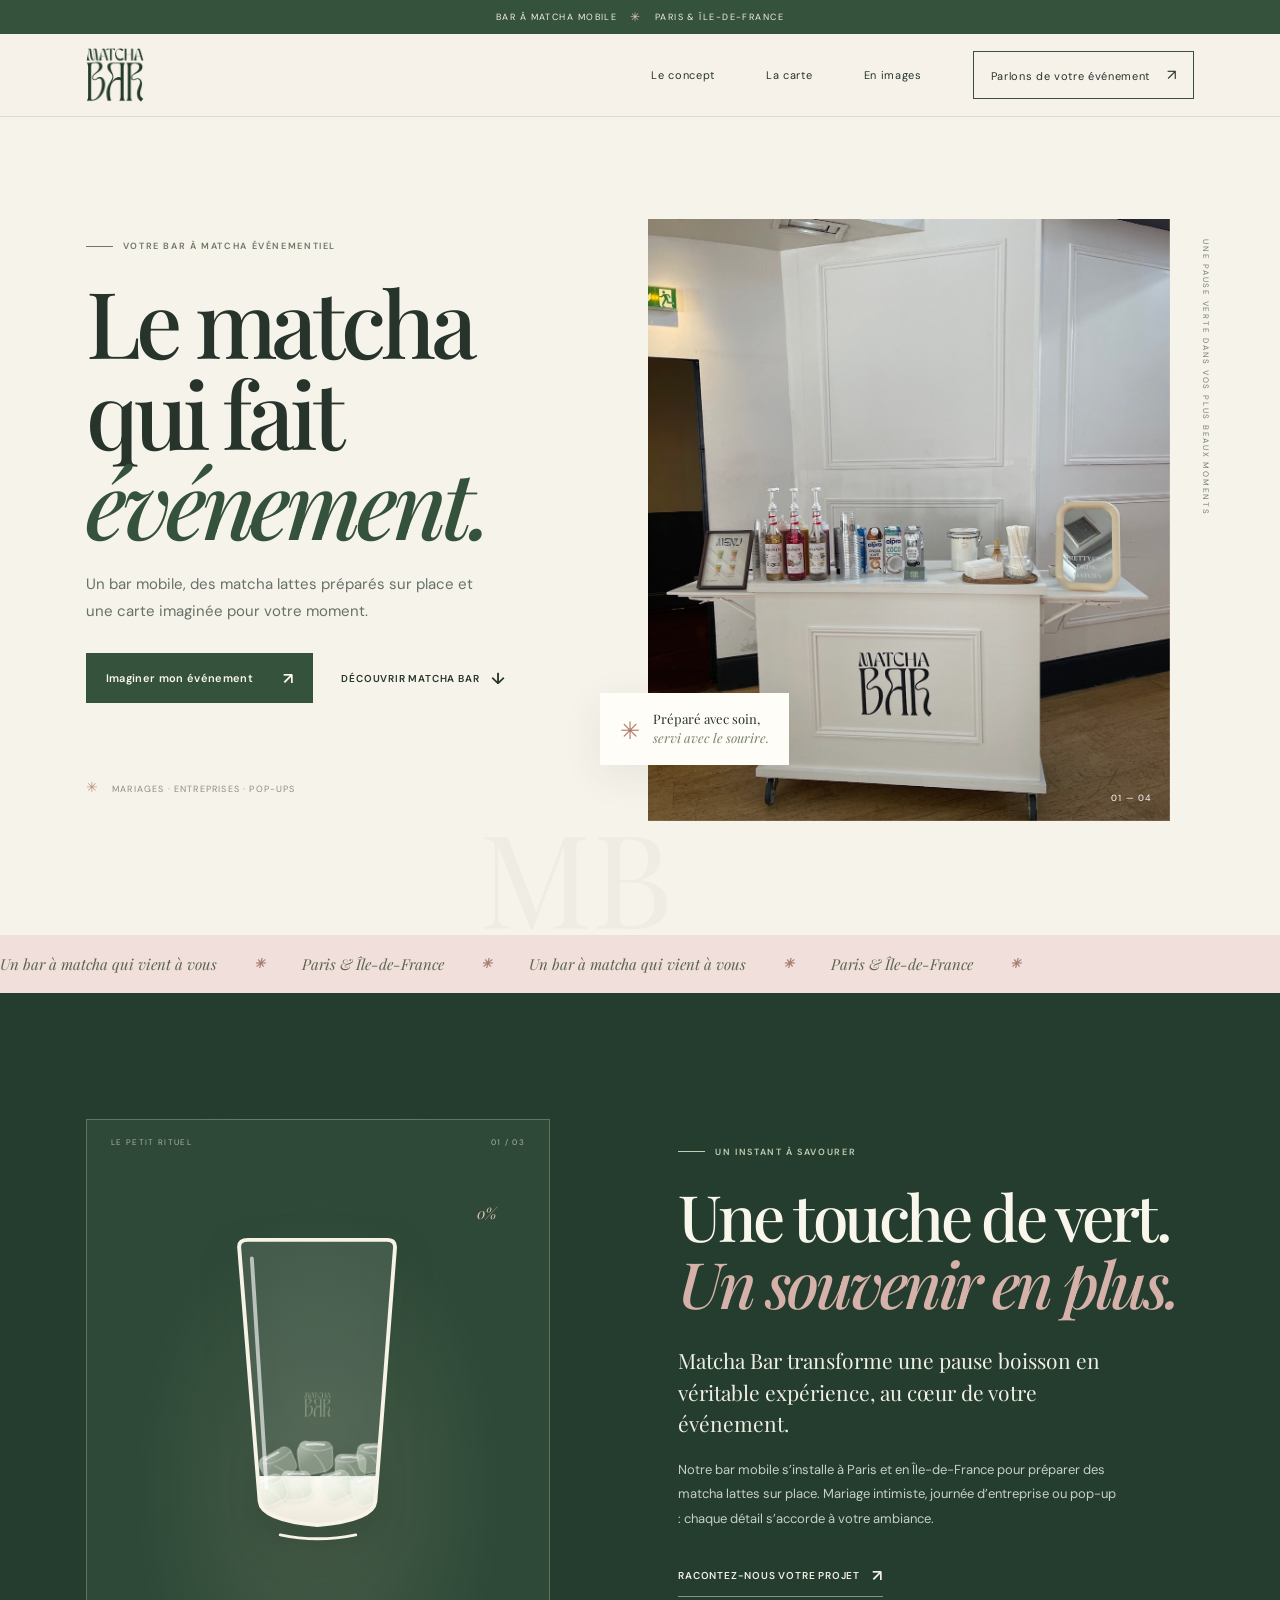
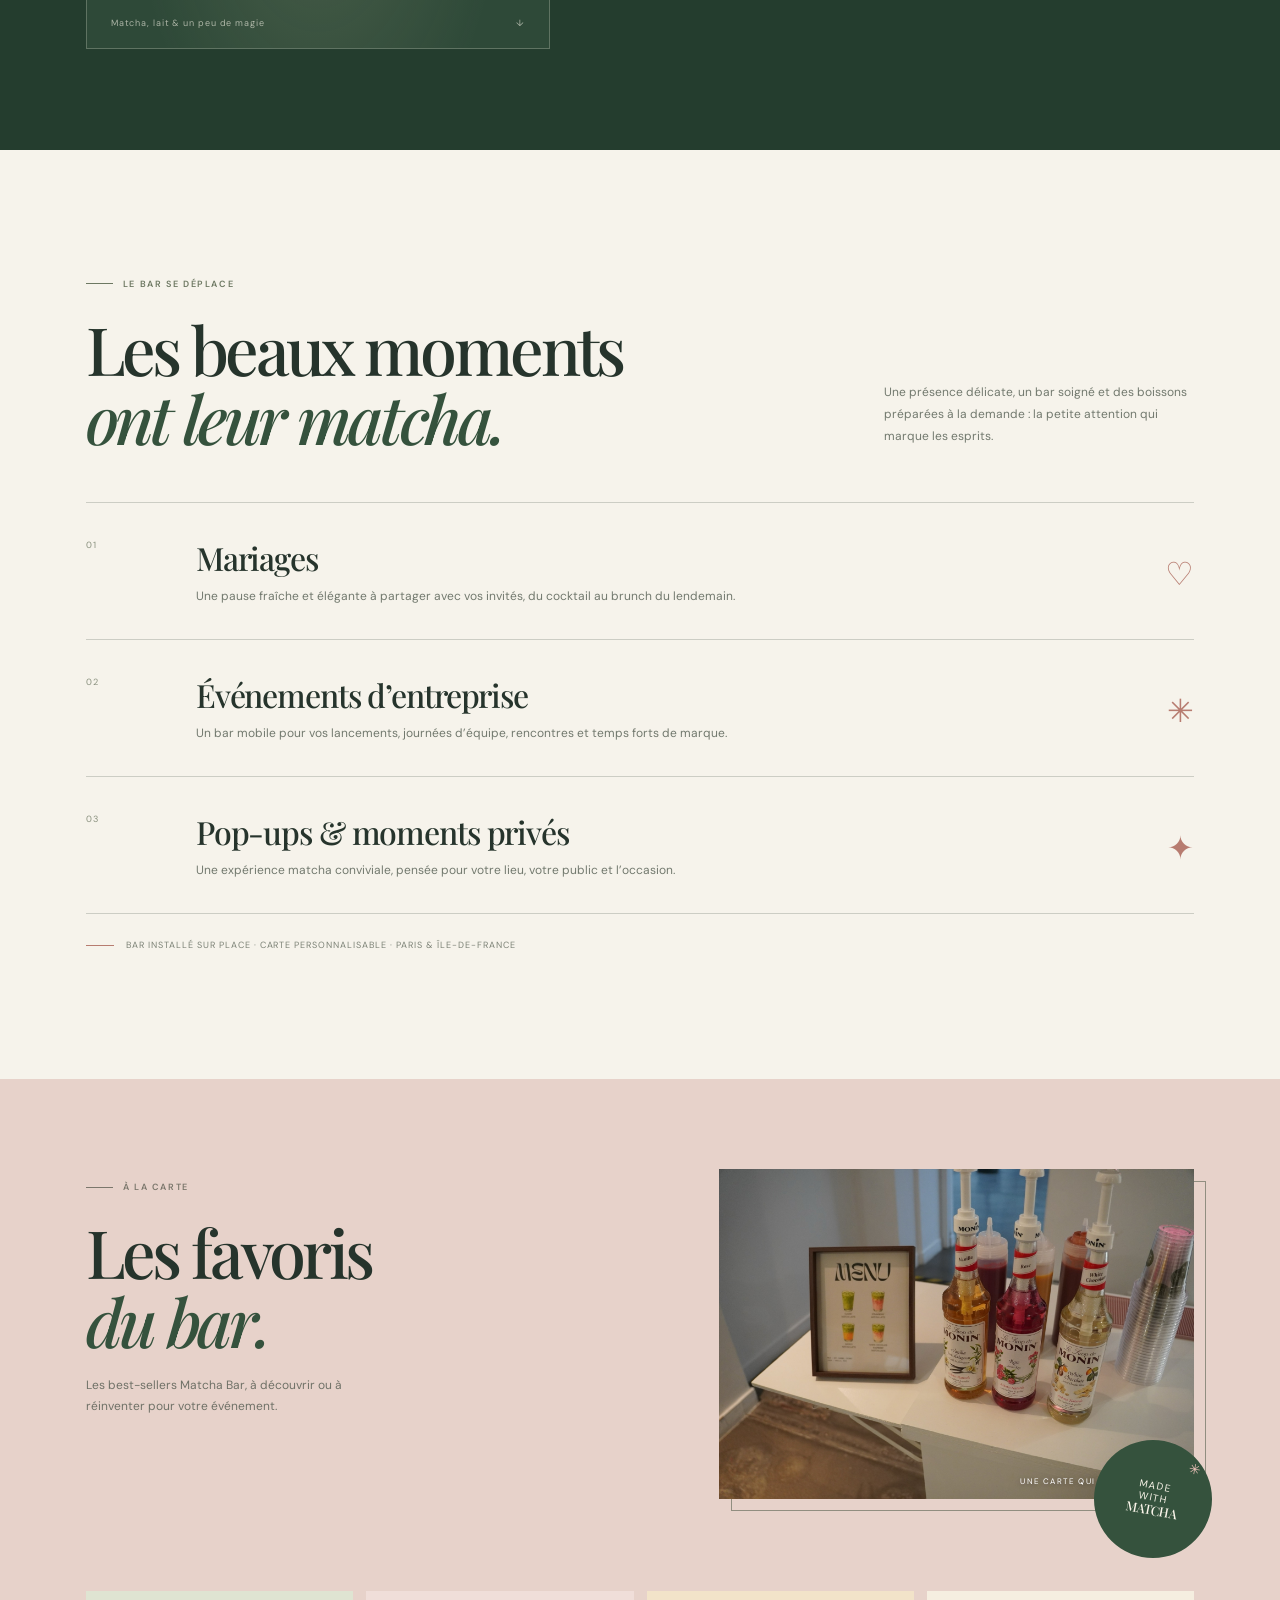
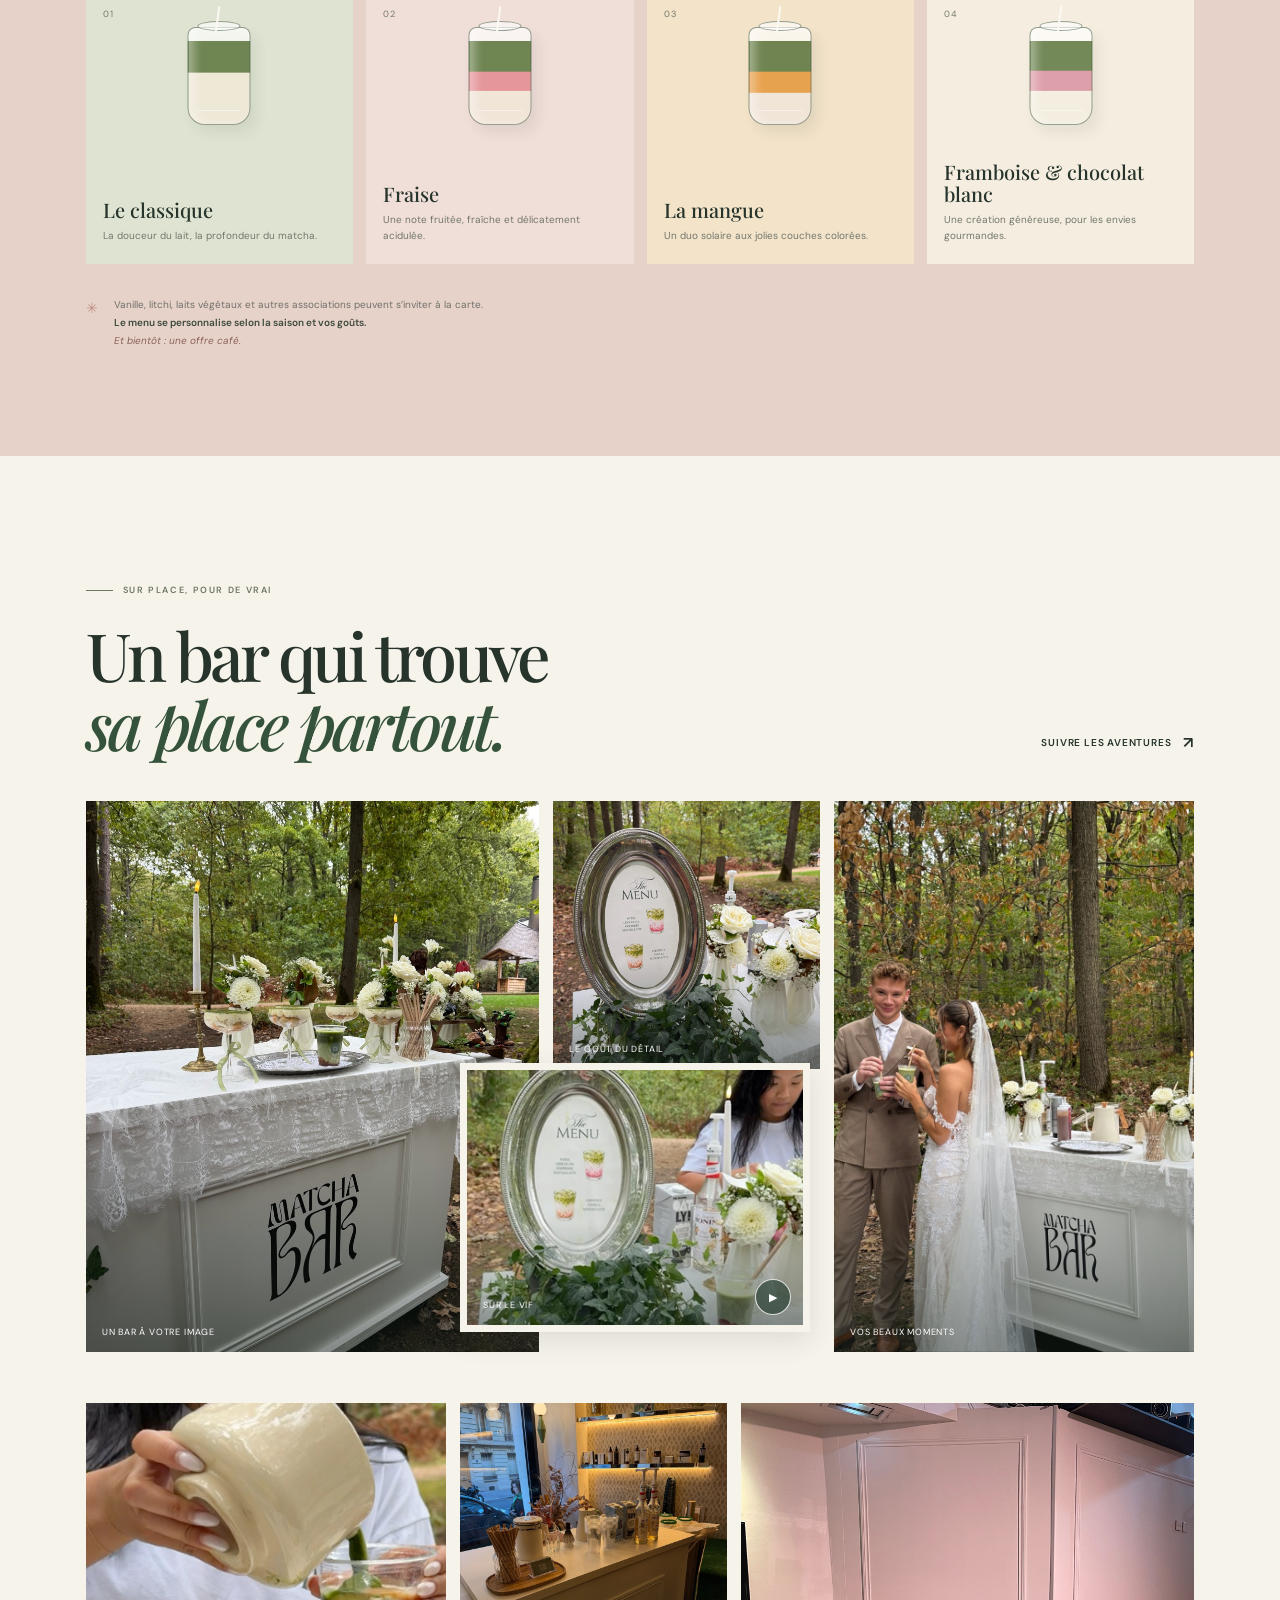
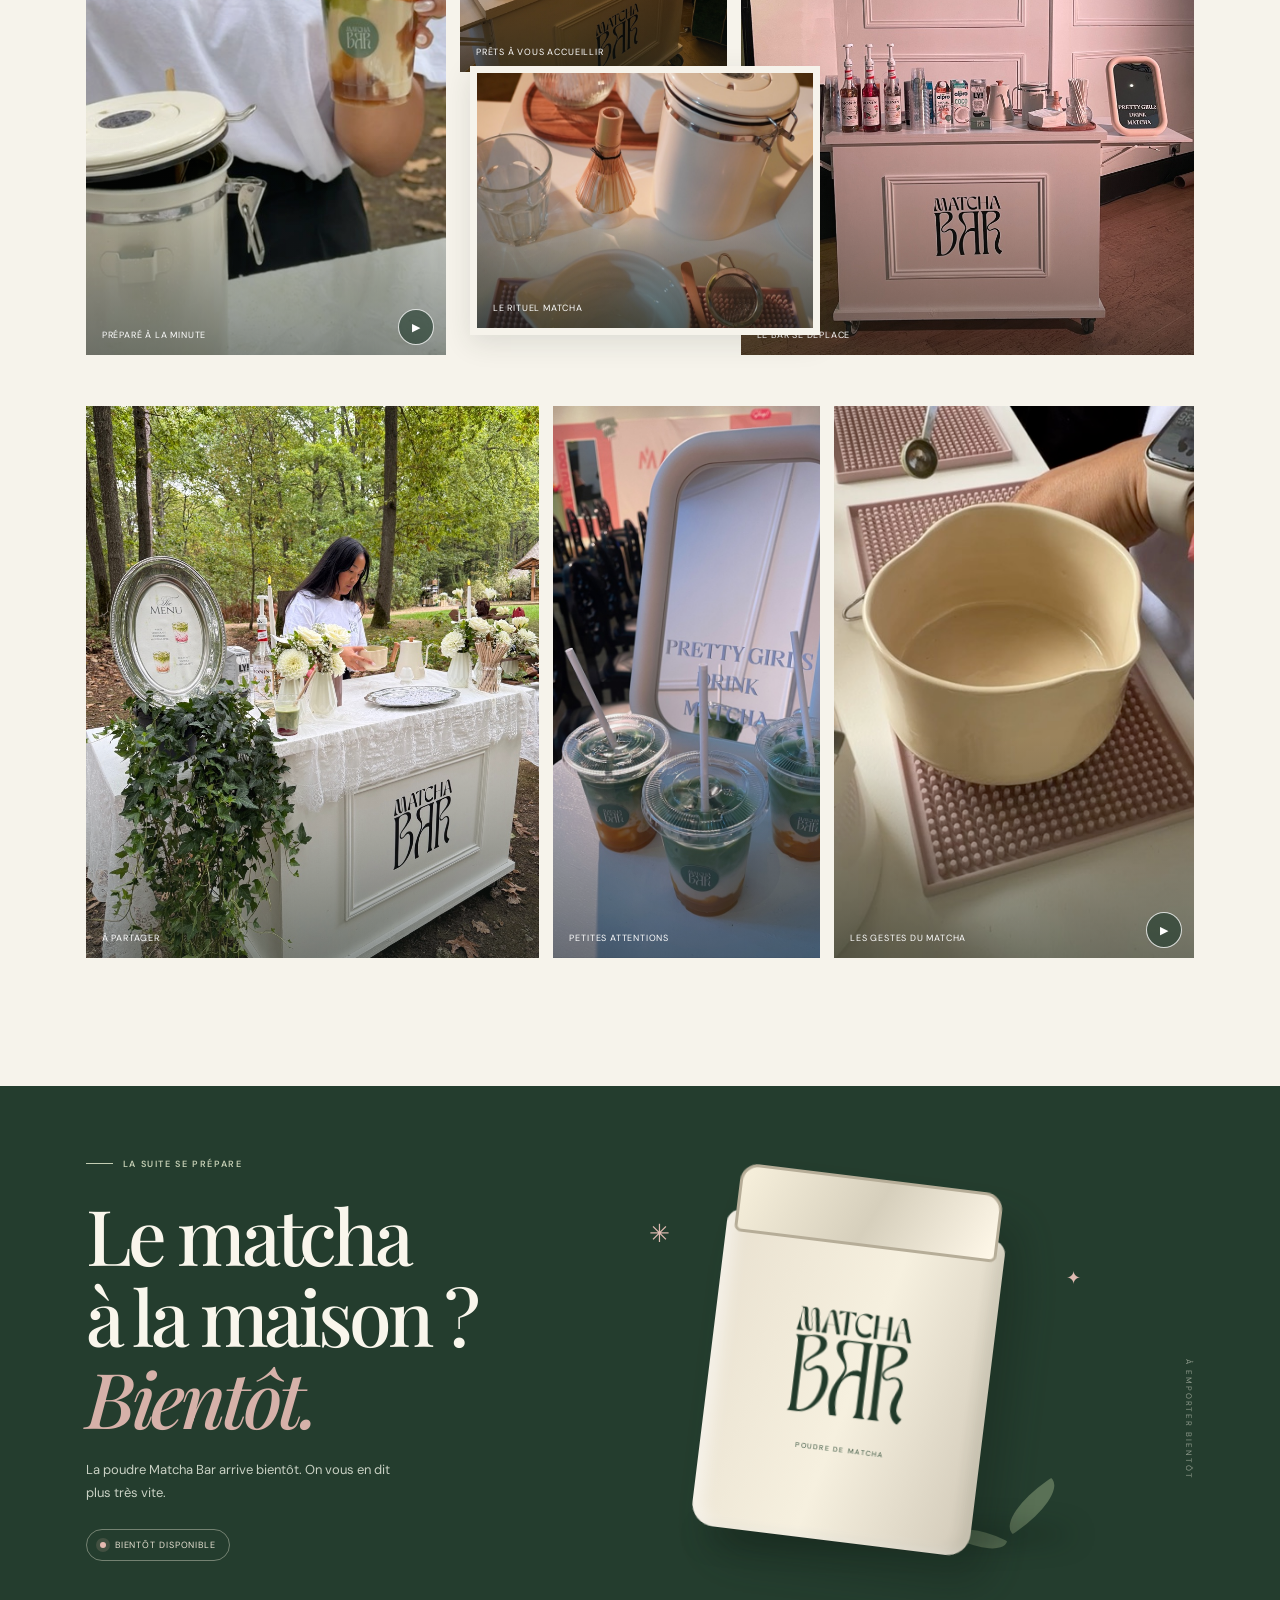
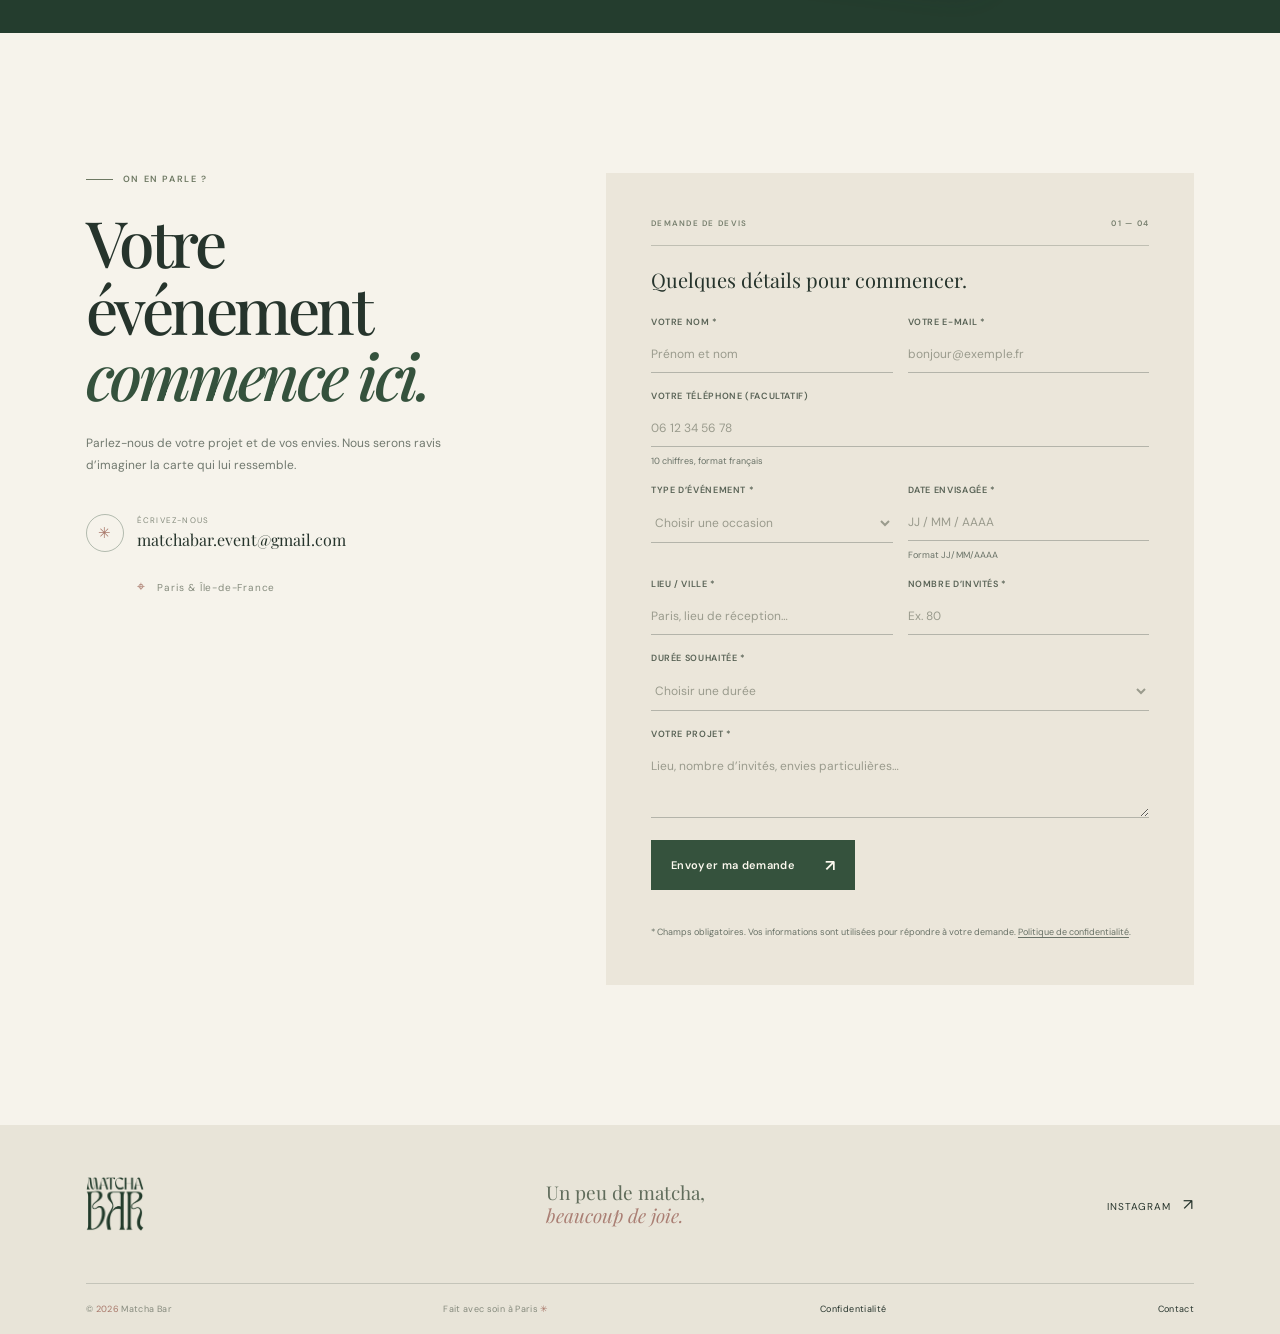
<file: index.html>
<!doctype html>
<html lang="fr">
  <head>
    <meta charset="utf-8" />
    <meta name="viewport" content="width=device-width, initial-scale=1" />
    <meta name="theme-color" content="#f6f3eb" />
    <meta name="description" content="Matcha Bar, bar à matcha mobile pour mariages, événements d’entreprise et pop-ups à Paris et en Île-de-France." />
    <title>Matcha Bar — Le matcha qui fait événement</title>
    <link rel="icon" type="image/png" href="assets/favicon.png" />
    <link rel="preconnect" href="https://fonts.googleapis.com" />
    <link rel="preconnect" href="https://fonts.gstatic.com" crossorigin />
    <link href="https://fonts.googleapis.com/css2?family=DM+Sans:wght@400;500;600;700&family=Playfair+Display:ital,wght@0,500;0,600;0,700;1,500;1,600&display=swap" rel="stylesheet" />
    <link rel="stylesheet" href="styles.css" />
    <script src="script.js" defer></script>
  </head>
  <body>
    <a class="skip-link" href="#contenu">Aller au contenu</a>
    <div class="topline"><span>Bar à matcha mobile</span><span class="topline-dot" aria-hidden="true">✳</span><span>Paris & Île-de-France</span></div>

    <header class="site-header" id="accueil">
      <a class="brand" href="#accueil" aria-label="Matcha Bar, accueil">
        <img class="brand-logo" src="assets/matcha-logo-small.png" alt="" width="480" height="447" />
      </a>
      <button class="menu-toggle" type="button" aria-expanded="false" aria-controls="main-nav" aria-label="Ouvrir le menu">
        <span></span><span></span>
      </button>
      <nav class="main-nav" id="main-nav" aria-label="Navigation principale">
        <a href="#concept">Le concept</a>
        <a href="#carte">La carte</a>
        <a href="#galerie">En images</a>
        <a class="nav-cta" href="#devis">Parlons de votre événement <span aria-hidden="true">↗</span></a>
      </nav>
    </header>

    <main id="contenu">
      <section class="hero section-wrap" aria-labelledby="hero-title">
        <div class="hero-copy">
          <p class="eyebrow"><span class="eyebrow-line"></span> Votre bar à matcha événementiel</p>
          <h1 id="hero-title">Le matcha<br />qui fait <em>événement.</em></h1>
          <p class="hero-intro">Un bar mobile, des matcha lattes préparés sur place et une carte imaginée pour votre moment.</p>
          <div class="hero-actions">
            <a class="button button-dark" href="#devis">Imaginer mon événement <span aria-hidden="true">↗</span></a>
            <a class="text-link" href="#concept">Découvrir Matcha Bar <span aria-hidden="true">↓</span></a>
          </div>
          <div class="hero-footnote"><span class="tiny-star" aria-hidden="true">✳</span> Mariages · Entreprises · Pop-ups</div>
        </div>
        <div class="hero-visual">
          <div class="hero-photo-frame">
            <img class="hero-photo" src="assets/event-bar.jpg" alt="Le bar mobile Matcha Bar installé pour un événement" fetchpriority="high" />
            <span class="photo-index">01 — 04</span>
          </div>
          <div class="floating-note"><span class="note-icon" aria-hidden="true">✳</span><span>Préparé avec soin,<br /><i>servi avec le sourire.</i></span></div>
          <div class="hero-side-label">UNE PAUSE VERTE DANS VOS PLUS BEAUX MOMENTS</div>
        </div>
        <div class="hero-bottom-mark" aria-hidden="true">MB</div>
      </section>

      <div class="ticker" aria-label="Matcha Bar se déplace pour vos événements">
        <div class="ticker-track"><span>Un bar à matcha qui vient à vous</span><b>✳</b><span>Paris & Île-de-France</span><b>✳</b><span>Un bar à matcha qui vient à vous</span><b>✳</b><span>Paris & Île-de-France</span><b>✳</b></div>
      </div>

      <section class="concept-section" id="concept" aria-labelledby="concept-title">
        <div class="concept-grid">
          <div class="pour-visual" aria-label="Illustration d’un matcha latte qui se remplit en faisant défiler la page">
            <div class="pour-caption"><span>LE PETIT RITUEL</span><span>01 / 03</span></div>
            <div class="cup-wrap">
              <svg class="latte-cup" viewBox="0 0 250 360" role="img" aria-labelledby="cup-title cup-desc">
                <title id="cup-title">Un verre de matcha latte</title>
                <desc id="cup-desc">Le matcha monte progressivement dans le verre pendant le défilement, avec des glaçons.</desc>
                <defs>
                  <clipPath id="glass-clip"><path d="M45 42 Q45 35 54 35 H196 Q205 35 204 44 L184 302 Q182 321 125 326 Q68 321 66 302 Z" /></clipPath>
                  <linearGradient id="matcha-gradient" x1="0" x2="0" y1="0" y2="1"><stop offset="0" stop-color="#4f702f" /><stop offset=".22" stop-color="#6c8c42" /><stop offset=".48" stop-color="#9aae68" /><stop offset=".72" stop-color="#d0d5b5" /><stop offset="1" stop-color="#f7f1e4" /></linearGradient>
                  <linearGradient id="milk-gradient" x1="0" x2="0" y1="0" y2="1"><stop offset="0" stop-color="#fffdf7" /><stop offset="1" stop-color="#e8e1cf" /></linearGradient>
                  <linearGradient id="ice-gradient" x1="0" x2="1" y1="0" y2="1"><stop offset="0" stop-color="#fff" stop-opacity=".88" /><stop offset=".48" stop-color="#e7f0dc" stop-opacity=".48" /><stop offset="1" stop-color="#b9c9ae" stop-opacity=".58" /></linearGradient>
                  <filter id="ice-shadow" x="-30%" y="-30%" width="160%" height="160%"><feDropShadow dx="1" dy="2" stdDeviation="2.5" flood-color="#263d2d" flood-opacity=".17" /></filter>
                </defs>
                <g clip-path="url(#glass-clip)">
                  <rect class="cup-milk" x="48" y="276" width="155" height="58" fill="url(#milk-gradient)" />
                  <rect class="cup-liquid" x="48" y="285" width="155" height="0" fill="url(#matcha-gradient)" />
                  <g class="ice-cluster">
                  <g class="ice-cube ice-one" filter="url(#ice-shadow)" transform="rotate(-10 86 139)">
                    <path d="M67 130 C67 126 71 123 75 124 L91 118 C95 116 100 119 101 123 L104 136 C105 140 102 143 98 145 L82 151 C77 153 72 150 71 146 L68 138 C67 135 66 133 67 130Z" fill="url(#ice-gradient)" fill-opacity=".7" stroke="#f9fff0" stroke-opacity=".32" stroke-width="1" />
                    <path d="M70 130 Q82 135 101 123 M82 135 Q90 140 96 148" fill="none" stroke="#fff" stroke-opacity=".28" stroke-width="1.2" stroke-linecap="round" />
                    <path d="M74 127 Q81 124 88 122" fill="none" stroke="#fff" stroke-opacity=".62" stroke-width="2" stroke-linecap="round" />
                  </g>
                  <g class="ice-cube ice-two" filter="url(#ice-shadow)" transform="rotate(7 123 128)">
                    <path d="M105 118 C105 114 109 111 114 112 L130 110 C135 109 139 113 139 117 L141 130 C142 135 138 138 134 140 L119 145 C114 147 110 144 108 140 L105 129 C104 125 103 121 105 118Z" fill="url(#ice-gradient)" fill-opacity=".7" stroke="#f9fff0" stroke-opacity=".36" stroke-width="1" />
                    <path d="M108 118 Q121 124 138 115 M121 124 Q130 130 135 141" fill="none" stroke="#fff" stroke-opacity=".3" stroke-width="1.2" stroke-linecap="round" />
                    <path d="M112 115 Q121 113 130 113" fill="none" stroke="#fff" stroke-opacity=".65" stroke-width="2" stroke-linecap="round" />
                  </g>
                  <g class="ice-cube ice-three" filter="url(#ice-shadow)" transform="rotate(-6 159 139)">
                    <path d="M144 130 C143 126 147 122 152 123 L167 125 C172 125 176 129 175 133 L173 145 C172 150 168 153 163 152 L149 149 C145 148 142 144 143 140Z" fill="url(#ice-gradient)" fill-opacity=".68" stroke="#f9fff0" stroke-opacity=".33" stroke-width="1" />
                    <path d="M146 129 Q157 134 174 129 M157 134 Q164 141 164 151" fill="none" stroke="#fff" stroke-opacity=".28" stroke-width="1.2" stroke-linecap="round" />
                    <path d="M151 126 Q160 126 167 128" fill="none" stroke="#fff" stroke-opacity=".6" stroke-width="2" stroke-linecap="round" />
                  </g>
                  <g class="ice-cube ice-four" filter="url(#ice-shadow)" transform="rotate(8 102 157)">
                    <path d="M87 148 C87 144 91 141 95 142 L108 140 C113 139 117 143 117 147 L120 158 C121 162 118 165 114 167 L101 171 C96 172 92 170 91 166 L88 157 C87 154 86 151 87 148Z" fill="url(#ice-gradient)" fill-opacity=".7" stroke="#f9fff0" stroke-opacity=".32" stroke-width="1" />
                    <path d="M90 148 Q101 153 116 145 M101 153 Q109 158 113 168" fill="none" stroke="#fff" stroke-opacity=".28" stroke-width="1.2" stroke-linecap="round" />
                    <path d="M94 145 Q101 143 109 143" fill="none" stroke="#fff" stroke-opacity=".62" stroke-width="2" stroke-linecap="round" />
                  </g>
                  <g class="ice-cube ice-five" filter="url(#ice-shadow)" transform="rotate(-8 143 157)">
                    <path d="M128 149 C127 145 131 142 135 143 L149 141 C154 140 158 144 159 148 L161 159 C162 164 159 167 155 168 L142 172 C137 173 133 170 132 166 L129 158 C128 154 127 151 128 149Z" fill="url(#ice-gradient)" fill-opacity=".68" stroke="#f9fff0" stroke-opacity=".33" stroke-width="1" />
                    <path d="M131 149 Q142 154 158 147 M142 154 Q150 159 154 169" fill="none" stroke="#fff" stroke-opacity=".28" stroke-width="1.2" stroke-linecap="round" />
                    <path d="M135 146 Q142 144 150 144" fill="none" stroke="#fff" stroke-opacity=".6" stroke-width="2" stroke-linecap="round" />
                  </g>
                  <g class="ice-cube ice-six" filter="url(#ice-shadow)" transform="rotate(-9 77 163)">
                    <path d="M62 154 C61 150 65 147 69 147 L82 145 C87 144 91 147 92 152 L94 163 C95 167 92 171 88 172 L75 176 C70 177 66 174 65 170 L62 161 C61 158 61 156 62 154Z" fill="url(#ice-gradient)" fill-opacity=".7" stroke="#f9fff0" stroke-opacity=".32" stroke-width="1" />
                    <path d="M65 154 Q76 159 91 151 M76 159 Q84 164 87 173" fill="none" stroke="#fff" stroke-opacity=".28" stroke-width="1.2" stroke-linecap="round" />
                    <path d="M69 151 Q76 148 83 148" fill="none" stroke="#fff" stroke-opacity=".62" stroke-width="2" stroke-linecap="round" />
                  </g>
                  <g class="ice-cube ice-seven" filter="url(#ice-shadow)" transform="rotate(7 179 130)">
                    <path d="M165 121 C164 117 168 114 172 114 L185 112 C190 111 194 114 195 119 L197 130 C198 134 195 138 191 139 L178 143 C173 144 169 141 168 137 L165 128 C164 125 164 123 165 121Z" fill="url(#ice-gradient)" fill-opacity=".68" stroke="#f9fff0" stroke-opacity=".33" stroke-width="1" />
                    <path d="M168 121 Q179 126 194 118 M179 126 Q187 131 190 140" fill="none" stroke="#fff" stroke-opacity=".28" stroke-width="1.2" stroke-linecap="round" />
                    <path d="M172 118 Q179 115 186 115" fill="none" stroke="#fff" stroke-opacity=".6" stroke-width="2" stroke-linecap="round" />
                  </g>
                  <g class="ice-cube ice-eight" filter="url(#ice-shadow)" transform="rotate(-7 175 163)">
                    <path d="M160 154 C159 150 163 147 167 147 L180 145 C185 144 189 147 190 152 L192 163 C193 167 190 171 186 172 L173 176 C168 177 164 174 163 170 L160 161 C159 158 159 156 160 154Z" fill="url(#ice-gradient)" fill-opacity=".7" stroke="#f9fff0" stroke-opacity=".32" stroke-width="1" />
                    <path d="M163 154 Q174 159 189 151 M174 159 Q182 164 185 173" fill="none" stroke="#fff" stroke-opacity=".28" stroke-width="1.2" stroke-linecap="round" />
                    <path d="M167 151 Q174 148 181 148" fill="none" stroke="#fff" stroke-opacity=".62" stroke-width="2" stroke-linecap="round" />
                  </g>
                  </g>
                  <path class="liquid-glint" d="M52 292 Q124 281 198 295" fill="none" stroke="#e8efcf" stroke-width="2" opacity="0" />
                </g>
                <path d="M45 42 Q45 35 54 35 H196 Q205 35 204 44 L184 302 Q182 321 125 326 Q68 321 66 302 Z" fill="rgba(255,255,255,.10)" stroke="#f7f3e7" stroke-width="4" />
                <path d="M58 54 L73 288" fill="none" stroke="rgba(255,255,255,.62)" stroke-width="4" stroke-linecap="round" />
                <path d="M87 336 Q125 344 164 336" fill="none" stroke="#f7f3e7" stroke-width="3" stroke-linecap="round" />
              </svg>
              <span class="cup-label" aria-hidden="true"></span>
              <span class="fill-number" aria-hidden="true">00%</span>
            </div>
            <div class="pour-bottom"><span>Matcha, lait & un peu de magie</span><span aria-hidden="true">↓</span></div>
          </div>
          <div class="concept-copy">
            <p class="eyebrow eyebrow-light"><span class="eyebrow-line"></span> Un instant à savourer</p>
            <h2 id="concept-title">Une touche de vert.<br /><em>Un souvenir en plus.</em></h2>
            <p class="concept-lead">Matcha Bar transforme une pause boisson en véritable expérience, au cœur de votre événement.</p>
            <p>Notre bar mobile s’installe à Paris et en Île-de-France pour préparer des matcha lattes sur place. Mariage intimiste, journée d’entreprise ou pop-up : chaque détail s’accorde à votre ambiance.</p>
            <a class="light-link" href="#devis">Racontez-nous votre projet <span aria-hidden="true">↗</span></a>
          </div>
        </div>
      </section>

      <section class="services section-wrap" aria-labelledby="services-title">
        <div class="section-heading">
          <div><p class="eyebrow"><span class="eyebrow-line"></span> Le bar se déplace</p><h2 id="services-title">Les beaux moments<br /><em>ont leur matcha.</em></h2></div>
          <p class="section-aside">Une présence délicate, un bar soigné et des boissons préparées à la demande : la petite attention qui marque les esprits.</p>
        </div>
        <div class="service-list">
          <article class="service-item"><span class="service-number">01</span><div><h3>Mariages</h3><p>Une pause fraîche et élégante à partager avec vos invités, du cocktail au brunch du lendemain.</p></div><span class="service-symbol" aria-hidden="true">♡</span></article>
          <article class="service-item"><span class="service-number">02</span><div><h3>Événements d’entreprise</h3><p>Un bar mobile pour vos lancements, journées d’équipe, rencontres et temps forts de marque.</p></div><span class="service-symbol" aria-hidden="true">✳</span></article>
          <article class="service-item"><span class="service-number">03</span><div><h3>Pop-ups & moments privés</h3><p>Une expérience matcha conviviale, pensée pour votre lieu, votre public et l’occasion.</p></div><span class="service-symbol" aria-hidden="true">✦</span></article>
        </div>
        <div class="service-note"><span class="note-dash"></span> Bar installé sur place · Carte personnalisable · Paris & Île-de-France</div>
      </section>

      <section class="menu-section" id="carte" aria-labelledby="menu-title">
        <div class="menu-top section-wrap">
          <div class="menu-heading"><p class="eyebrow"><span class="eyebrow-line"></span> À la carte</p><h2 id="menu-title">Les favoris<br /><em>du bar.</em></h2><p>Les best-sellers Matcha Bar, à découvrir ou à réinventer pour votre événement.</p></div>
          <figure class="menu-photo"><img src="assets/menu-setup.jpg" alt="La carte des boissons Matcha Bar et ses sirops" /><figcaption>Une carte qui suit vos envies</figcaption></figure>
          <div class="menu-stamp" aria-hidden="true"><span>MADE<br />WITH<br /><b>MATCHA</b></span><i>✳</i></div>
        </div>
        <div class="menu-cards section-wrap">
          <article class="drink-card drink-card-green"><span class="drink-no">01</span><span class="drink-art art-classic" aria-hidden="true"><i></i></span><div><h3>Le classique</h3><p>La douceur du lait, la profondeur du matcha.</p></div></article>
          <article class="drink-card drink-card-pink"><span class="drink-no">02</span><span class="drink-art art-strawberry" aria-hidden="true"><i></i></span><div><h3>Fraise</h3><p>Une note fruitée, fraîche et délicatement acidulée.</p></div></article>
          <article class="drink-card drink-card-orange"><span class="drink-no">03</span><span class="drink-art art-mango" aria-hidden="true"><i></i></span><div><h3>La mangue</h3><p>Un duo solaire aux jolies couches colorées.</p></div></article>
          <article class="drink-card drink-card-cream"><span class="drink-no">04</span><span class="drink-art art-raspberry" aria-hidden="true"><i></i></span><div><h3>Framboise & chocolat blanc</h3><p>Une création généreuse, pour les envies gourmandes.</p></div></article>
          <div class="menu-footnote"><span class="tiny-star" aria-hidden="true">✳</span><p>Vanille, litchi, laits végétaux et autres associations peuvent s’inviter à la carte.<br /><b>Le menu se personnalise selon la saison et vos goûts.</b><br /><span class="coffee-coming">Et bientôt : une offre café.</span></p></div>
        </div>
      </section>

      <section class="gallery-section section-wrap" id="galerie" aria-labelledby="gallery-title">
        <div class="gallery-heading"><div><p class="eyebrow"><span class="eyebrow-line"></span> Sur place, pour de vrai</p><h2 id="gallery-title">Un bar qui trouve<br /><em>sa place partout.</em></h2></div><a class="text-link" href="https://www.instagram.com/matchabar.event/" target="_blank" rel="noreferrer">Suivre les aventures <span aria-hidden="true">↗</span></a></div>
        <div class="gallery-collage">
          <div class="gallery-spread">
            <figure class="gallery-photo gallery-main"><img src="assets/gallery-img_0262.jpg" alt="Le bar Matcha Bar décoré de fleurs dans un jardin" loading="lazy" /><figcaption>Un bar à votre image</figcaption></figure>
            <figure class="gallery-photo gallery-detail"><img src="assets/gallery-img_0207.jpg" alt="La carte des matcha lattes entourée de fleurs" loading="lazy" /><figcaption>Le goût du détail</figcaption></figure>
            <figure class="gallery-photo gallery-side"><img src="assets/gallery-img_2739.jpg" alt="Un couple de mariés partage un matcha près du bar" loading="lazy" /><figcaption>Vos beaux moments</figcaption></figure>
            <figure class="gallery-photo gallery-overlap gallery-video"><video src="assets/gallery-video-0235.mp4" poster="assets/gallery-video-0235.jpg" muted loop playsinline preload="none" aria-label="Le bar à matcha installé dans un jardin"></video><figcaption>Sur le vif</figcaption><button class="video-toggle" type="button" hidden aria-label="Lire la vidéo du bar dans le jardin">▶</button></figure>
          </div>
          <div class="gallery-spread gallery-spread-reverse">
            <figure class="gallery-photo gallery-main"><img src="assets/gallery-img_1793.jpg" alt="Le bar Matcha Bar installé pour un événement en intérieur" loading="lazy" /><figcaption>Le bar se déplace</figcaption></figure>
            <figure class="gallery-photo gallery-detail"><img src="assets/gallery-img_1326.jpg" alt="Le bar et ses sirops prêts pour un événement" loading="lazy" /><figcaption>Prêts à vous accueillir</figcaption></figure>
            <figure class="gallery-photo gallery-side gallery-video"><video src="assets/gallery-video-0244.mp4" poster="assets/gallery-video-0244.jpg" muted loop playsinline preload="none" aria-label="Préparation d’un matcha latte"></video><figcaption>Préparé à la minute</figcaption><button class="video-toggle" type="button" hidden aria-label="Lire la vidéo de préparation du matcha latte">▶</button></figure>
            <figure class="gallery-photo gallery-overlap"><img src="assets/gallery-dsc02750.jpg" alt="Les accessoires pour préparer le matcha" loading="lazy" /><figcaption>Le rituel matcha</figcaption></figure>
          </div>
          <div class="gallery-spread gallery-spread-last">
            <figure class="gallery-photo gallery-main"><img src="assets/gallery-img_2749.jpg" alt="Préparation au bar Matcha Bar dans un jardin" loading="lazy" /><figcaption>À partager</figcaption></figure>
            <figure class="gallery-photo gallery-detail"><img src="assets/gallery-img_1812.jpg" alt="Trois matcha lattes devant un miroir lors d’un événement" loading="lazy" /><figcaption>Petites attentions</figcaption></figure>
            <figure class="gallery-photo gallery-side gallery-video"><video src="assets/gallery-video-7782.mp4" poster="assets/gallery-video-7782.jpg" muted loop playsinline preload="none" aria-label="Les gestes de préparation du matcha"></video><figcaption>Les gestes du matcha</figcaption><button class="video-toggle" type="button" hidden aria-label="Lire la vidéo des gestes du matcha">▶</button></figure>
          </div>
        </div>
      </section>

      <section class="coming-section" aria-labelledby="coming-title">
        <div class="coming-inner section-wrap">
          <div class="coming-copy"><p class="eyebrow eyebrow-light"><span class="eyebrow-line"></span> La suite se prépare</p><h2 id="coming-title">Le matcha<br />à la maison ?<br /><em>Bientôt.</em></h2><p>La poudre Matcha Bar arrive bientôt. On vous en dit plus très vite.</p><span class="coming-tag"><span class="coming-dot"></span> Bientôt disponible</span></div>
          <div class="powder-art" aria-hidden="true"><span class="powder-spark spark-a">✳</span><span class="powder-spark spark-b">✦</span><div class="powder-tin"><div class="tin-lid"></div><div class="tin-body"><img class="tin-logo" src="assets/matcha-logo-small.png" alt="" /><i>POUDRE DE MATCHA</i></div></div><span class="powder-leaf leaf-one"></span><span class="powder-leaf leaf-two"></span><span class="powder-shadow"></span></div>
          <span class="coming-side">À EMPORTER BIENTÔT</span>
        </div>
      </section>

      <section class="quote-section section-wrap" id="devis" aria-labelledby="quote-title">
        <div class="quote-intro"><p class="eyebrow"><span class="eyebrow-line"></span> On en parle ?</p><h2 id="quote-title">Votre événement<br /><em>commence ici.</em></h2><p>Parlez-nous de votre projet et de vos envies. Nous serons ravis d’imaginer la carte qui lui ressemble.</p><div class="contact-card"><span class="contact-icon" aria-hidden="true">✳</span><div><small>Écrivez-nous</small><a href="mailto:matchabar.event@gmail.com">matchabar.event@gmail.com</a></div></div><div class="contact-location"><span aria-hidden="true">⌖</span> Paris & Île-de-France</div></div>
        <div class="form-card">
          <div class="form-topline"><span>DEMANDE DE DEVIS</span><span>01 — 04</span></div>
          <p class="form-intro">Quelques détails pour commencer.</p>
          <form id="quote-form" action="https://formspree.io/f/xyeweweo" method="post" autocomplete="on">
            <div class="form-row"><label>Votre nom *<input name="name" type="text" placeholder="Prénom et nom" autocomplete="name" required /></label><label>Votre e-mail *<input name="email" type="email" placeholder="bonjour@exemple.fr" autocomplete="email" required /></label></div>
            <label>Votre téléphone (facultatif)<input name="phone" id="contact-phone" type="tel" placeholder="06 12 34 56 78" autocomplete="tel" inputmode="numeric" maxlength="14" pattern="(?:[0-9] ?){9}[0-9]" title="Saisissez un numéro à 10 chiffres" aria-describedby="phone-help" /><span id="phone-help" class="field-help">10 chiffres, format français</span></label>
            <div class="form-row"><label>Type d’événement *<select name="event" required><option value="" selected disabled>Choisir une occasion</option><option>Mariage</option><option>Événement d’entreprise</option><option>Pop-up</option><option>Événement privé</option><option>Autre</option></select></label><label>Date envisagée *<input name="date" id="event-date" type="text" placeholder="JJ / MM / AAAA" inputmode="numeric" maxlength="20" pattern="[0-9]{2}/[0-9]{2}/[0-9]{4}" title="Saisissez une date au format JJ/MM/AAAA" aria-describedby="date-help" required /><span id="date-help" class="field-help">Format JJ/MM/AAAA</span></label></div>
            <div class="form-row"><label>Lieu / ville *<input name="location" type="text" placeholder="Paris, lieu de réception…" required /></label><label>Nombre d’invités *<input name="guests" type="number" min="1" placeholder="Ex. 80" required /></label></div>
            <label>Durée souhaitée *<select name="duration" required><option value="" selected disabled>Choisir une durée</option><option>Quelques heures</option><option>Demi-journée</option><option>Journée complète</option><option>À définir ensemble</option></select></label>
            <label>Votre projet *<textarea name="message" rows="3" placeholder="Lieu, nombre d’invités, envies particulières…" required></textarea></label>
            <button class="button button-dark form-button" type="submit">Envoyer ma demande <span aria-hidden="true">↗</span></button>
            <p class="form-status" id="form-status" role="status" aria-live="polite"></p>
            <p class="form-disclaimer">* Champs obligatoires. Vos informations sont utilisées pour répondre à votre demande. <a href="confidentialite.html">Politique de confidentialité</a>.</p>
          </form>
        </div>
      </section>
    </main>

    <footer class="site-footer">
      <div class="footer-main section-wrap"><a class="brand brand-footer" href="#accueil" aria-label="Matcha Bar, retour en haut"><img class="brand-logo" src="assets/matcha-logo-small.png" alt="" width="480" height="447" /></a><p>Un peu de matcha,<br /><em>beaucoup de joie.</em></p><a class="footer-ig" href="https://www.instagram.com/matchabar.event/" target="_blank" rel="noreferrer">Instagram <span aria-hidden="true">↗</span></a></div>
      <div class="footer-bottom section-wrap"><span>© <span id="year">2026</span> Matcha Bar</span><span>Fait avec soin à Paris <span aria-hidden="true">✳</span></span><a href="confidentialite.html">Confidentialité</a><a href="mailto:matchabar.event@gmail.com">Contact</a></div>
    </footer>
    <div class="scroll-progress" aria-hidden="true"><span></span></div>
  </body>
</html>
</file>
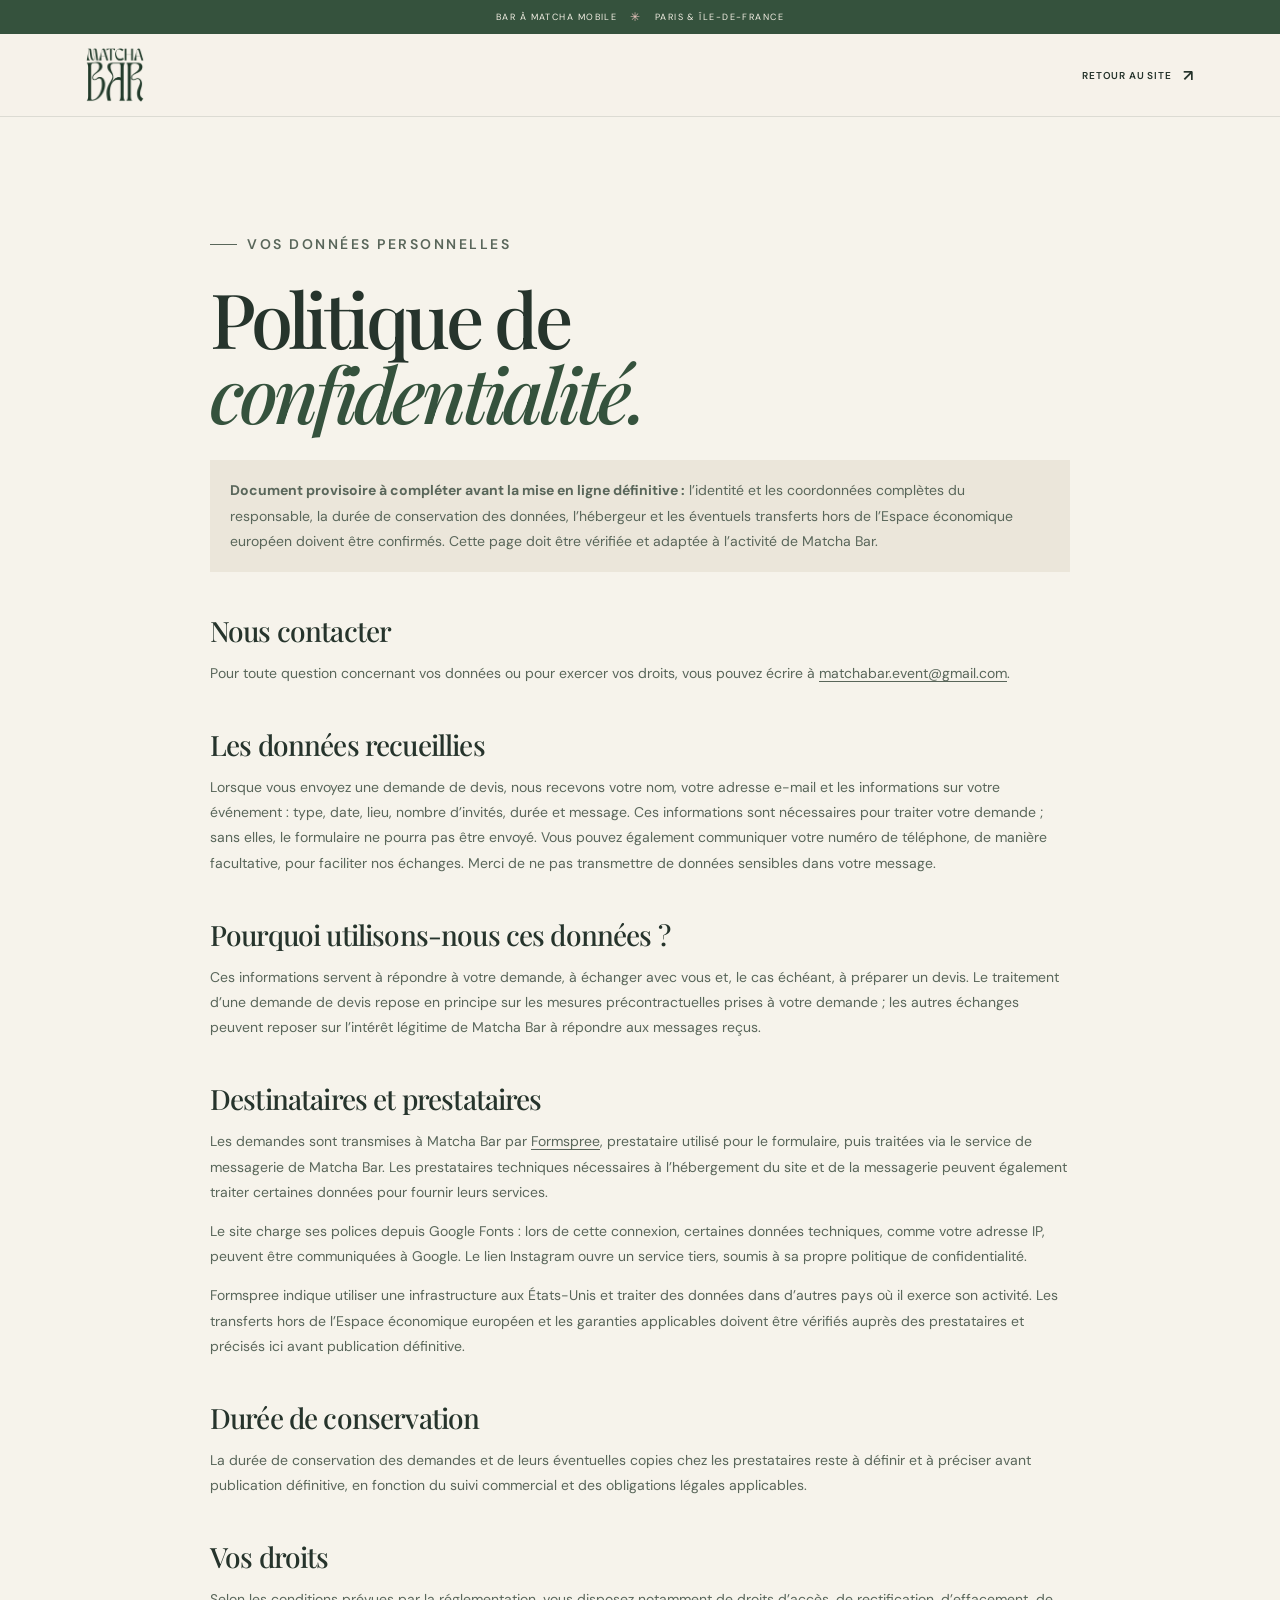
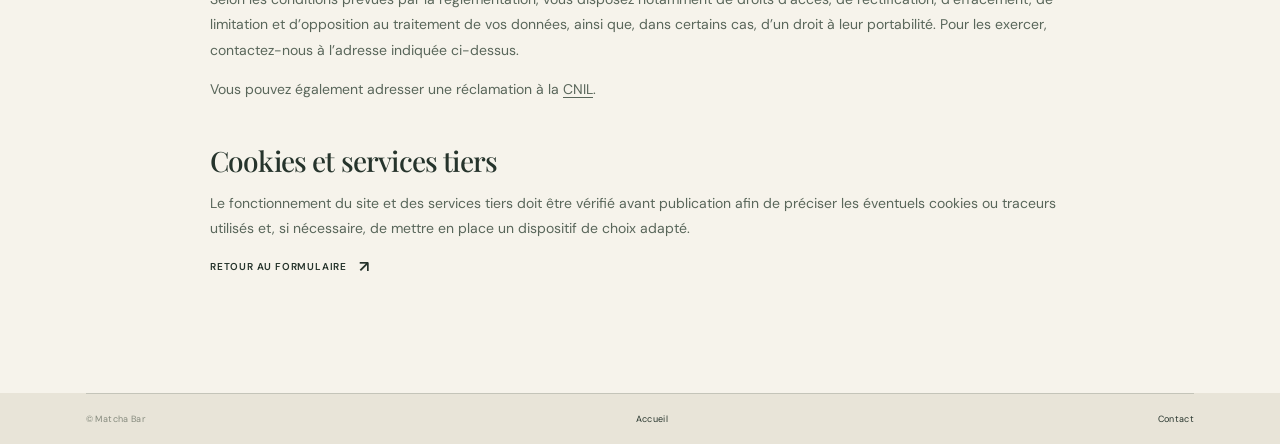
<file: confidentialite.html>
<!doctype html>
<html lang="fr">
  <head>
    <meta charset="utf-8" />
    <meta name="viewport" content="width=device-width, initial-scale=1" />
    <meta name="theme-color" content="#f6f3eb" />
    <meta name="description" content="Informations sur la confidentialité et les données personnelles sur le site Matcha Bar." />
    <title>Politique de confidentialité — Matcha Bar</title>
    <link rel="icon" type="image/png" href="assets/favicon.png" />
    <link rel="preconnect" href="https://fonts.googleapis.com" />
    <link rel="preconnect" href="https://fonts.gstatic.com" crossorigin />
    <link href="https://fonts.googleapis.com/css2?family=DM+Sans:wght@400;500;600;700&family=Playfair+Display:ital,wght@0,500;0,600;0,700;1,500;1,600&display=swap" rel="stylesheet" />
    <link rel="stylesheet" href="styles.css" />
  </head>
  <body>
    <a class="skip-link" href="#contenu">Aller au contenu</a>
    <div class="topline"><span>Bar à matcha mobile</span><span class="topline-dot" aria-hidden="true">✳</span><span>Paris & Île-de-France</span></div>
    <header class="site-header">
      <a class="brand" href="index.html" aria-label="Matcha Bar, accueil"><img class="brand-logo" src="assets/matcha-logo-small.png" alt="" width="480" height="447" /></a>
      <a class="text-link" href="index.html">Retour au site <span aria-hidden="true">↗</span></a>
    </header>
    <main id="contenu" class="privacy-page section-wrap">
      <p class="eyebrow"><span class="eyebrow-line"></span> Vos données personnelles</p>
      <h1>Politique de <em>confidentialité.</em></h1>
      <p class="privacy-notice"><strong>Document provisoire à compléter avant la mise en ligne définitive :</strong> l’identité et les coordonnées complètes du responsable, la durée de conservation des données, l’hébergeur et les éventuels transferts hors de l’Espace économique européen doivent être confirmés. Cette page doit être vérifiée et adaptée à l’activité de Matcha Bar.</p>

      <h2>Nous contacter</h2>
      <p>Pour toute question concernant vos données ou pour exercer vos droits, vous pouvez écrire à <a href="mailto:matchabar.event@gmail.com">matchabar.event@gmail.com</a>.</p>

      <h2>Les données recueillies</h2>
      <p>Lorsque vous envoyez une demande de devis, nous recevons votre nom, votre adresse e-mail et les informations sur votre événement : type, date, lieu, nombre d’invités, durée et message. Ces informations sont nécessaires pour traiter votre demande ; sans elles, le formulaire ne pourra pas être envoyé. Vous pouvez également communiquer votre numéro de téléphone, de manière facultative, pour faciliter nos échanges. Merci de ne pas transmettre de données sensibles dans votre message.</p>

      <h2>Pourquoi utilisons-nous ces données ?</h2>
      <p>Ces informations servent à répondre à votre demande, à échanger avec vous et, le cas échéant, à préparer un devis. Le traitement d’une demande de devis repose en principe sur les mesures précontractuelles prises à votre demande ; les autres échanges peuvent reposer sur l’intérêt légitime de Matcha Bar à répondre aux messages reçus.</p>

      <h2>Destinataires et prestataires</h2>
      <p>Les demandes sont transmises à Matcha Bar par <a href="https://formspree.io/legal/privacy-policy/" target="_blank" rel="noreferrer">Formspree</a>, prestataire utilisé pour le formulaire, puis traitées via le service de messagerie de Matcha Bar. Les prestataires techniques nécessaires à l’hébergement du site et de la messagerie peuvent également traiter certaines données pour fournir leurs services.</p>
      <p>Le site charge ses polices depuis Google Fonts : lors de cette connexion, certaines données techniques, comme votre adresse IP, peuvent être communiquées à Google. Le lien Instagram ouvre un service tiers, soumis à sa propre politique de confidentialité.</p>
      <p>Formspree indique utiliser une infrastructure aux États-Unis et traiter des données dans d’autres pays où il exerce son activité. Les transferts hors de l’Espace économique européen et les garanties applicables doivent être vérifiés auprès des prestataires et précisés ici avant publication définitive.</p>

      <h2>Durée de conservation</h2>
      <p>La durée de conservation des demandes et de leurs éventuelles copies chez les prestataires reste à définir et à préciser avant publication définitive, en fonction du suivi commercial et des obligations légales applicables.</p>

      <h2>Vos droits</h2>
      <p>Selon les conditions prévues par la réglementation, vous disposez notamment de droits d’accès, de rectification, d’effacement, de limitation et d’opposition au traitement de vos données, ainsi que, dans certains cas, d’un droit à leur portabilité. Pour les exercer, contactez-nous à l’adresse indiquée ci-dessus.</p>
      <p>Vous pouvez également adresser une réclamation à la <a href="https://www.cnil.fr/" target="_blank" rel="noreferrer">CNIL</a>.</p>

      <h2>Cookies et services tiers</h2>
      <p>Le fonctionnement du site et des services tiers doit être vérifié avant publication afin de préciser les éventuels cookies ou traceurs utilisés et, si nécessaire, de mettre en place un dispositif de choix adapté.</p>
      <a class="text-link" href="index.html#devis">Retour au formulaire <span aria-hidden="true">↗</span></a>
    </main>
    <footer class="site-footer">
      <div class="footer-bottom section-wrap"><span>© Matcha Bar</span><a href="index.html">Accueil</a><a href="mailto:matchabar.event@gmail.com">Contact</a></div>
    </footer>
  </body>
</html>
</file>
<file: styles.css>
:root {
  --cream: #f6f3eb;
  --paper: #fffdf7;
  --ink: #26342c;
  --green: #35523d;
  --green-dark: #243d2e;
  --sage: #849477;
  --pink: #e6c6c1;
  --pink-soft: #f0dfda;
  --line: rgba(38, 52, 44, .2);
  --serif: "Playfair Display", Georgia, serif;
  --sans: "DM Sans", Arial, sans-serif;
  --page-gutter: clamp(22px, 6.7vw, 104px);
}

* { box-sizing: border-box; }
html { scroll-behavior: smooth; scroll-padding-top: 95px; }
body { margin: 0; background: var(--cream); color: var(--ink); font-family: var(--sans); font-size: 15px; -webkit-font-smoothing: antialiased; }
body.menu-open { overflow: hidden; }
img { display: block; max-width: 100%; }
a { color: inherit; text-decoration: none; }
button, input, select, textarea { font: inherit; }
::selection { background: #d7dfca; color: var(--green-dark); }
.section-wrap { width: min(100% - var(--page-gutter) * 2, 1440px); margin-inline: auto; }
.skip-link { position: absolute; z-index: 20; left: 16px; top: -60px; padding: 12px 18px; background: var(--green-dark); color: white; }
.skip-link:focus { top: 12px; }

.topline { height: 34px; display: flex; align-items: center; justify-content: center; gap: 13px; background: var(--green); color: #f4f0e5; text-transform: uppercase; letter-spacing: .16em; font-size: 9px; }
.topline-dot { color: #e8c3bd; font-size: 12px; }
.site-header { height: 83px; padding-inline: var(--page-gutter); display: flex; align-items: center; justify-content: space-between; position: relative; z-index: 10; background: rgba(246,243,235,.96); border-bottom: 1px solid rgba(38,52,44,.12); }
.brand { display: inline-flex; align-items: center; width: 112px; }
.brand-logo { width: 58px; height: auto; }
.main-nav { display: flex; align-items: center; gap: clamp(24px, 4vw, 64px); font-size: 11px; letter-spacing: .06em; }
.main-nav a:not(.nav-cta) { position: relative; padding-block: 10px; }
.main-nav a:not(.nav-cta)::after { content: ""; position: absolute; bottom: 3px; left: 0; height: 1px; width: 0; background: var(--green); transition: width .25s ease; }
.main-nav a:not(.nav-cta):hover::after { width: 100%; }
.nav-cta { padding: 13px 17px; border: 1px solid var(--green); transition: background .2s, color .2s; }
.nav-cta:hover { color: var(--cream); background: var(--green); }
.nav-cta span { padding-left: 13px; font-size: 15px; }
.menu-toggle { display: none; }

.hero { position: relative; min-height: min(740px, calc(100svh - 117px)); padding-block: clamp(65px, 8vw, 122px) clamp(55px, 7vw, 95px); display: grid; grid-template-columns: .94fr 1.06fr; align-items: center; gap: 7%; }
.hero-copy { position: relative; z-index: 2; padding-bottom: 28px; }
.eyebrow { margin: 0 0 24px; display: flex; align-items: center; gap: 10px; color: #6d7862; font-size: 9px; font-weight: 600; letter-spacing: .18em; text-transform: uppercase; }
.eyebrow-line { display: inline-block; width: 27px; height: 1px; background: currentColor; }
h1, h2, h3, p { margin-top: 0; }
h1, h2 { font-family: var(--serif); font-weight: 500; letter-spacing: -.055em; }
h1 { max-width: 650px; margin-bottom: 24px; font-size: clamp(58px, 7.2vw, 104px); line-height: .98; }
h1 em, h2 em { color: var(--green); font-weight: 500; }
.hero-intro { max-width: 400px; margin-bottom: 28px; color: #667167; font-size: 15px; line-height: 1.8; }
.hero-actions { display: flex; align-items: center; gap: 28px; flex-wrap: wrap; }
.button { display: inline-flex; align-items: center; justify-content: center; gap: 30px; min-height: 50px; border: 0; padding: 0 20px; cursor: pointer; font-size: 11px; font-weight: 600; letter-spacing: .03em; }
.button-dark { color: #fbf8ee; background: var(--green); transition: background .2s, transform .2s; }
.button-dark:hover { background: #203728; transform: translateY(-2px); }
.button span { font-size: 16px; }
.text-link, .light-link { display: inline-flex; align-items: center; gap: 12px; font-size: 10px; font-weight: 600; letter-spacing: .08em; text-transform: uppercase; }
.text-link span, .light-link span { font-size: 16px; transition: transform .2s; }
.text-link:hover span, .light-link:hover span { transform: translate(3px,-3px); }
.hero-footnote { margin-top: 75px; font-size: 9px; letter-spacing: .13em; text-transform: uppercase; color: #8b8e7f; }
.tiny-star { padding-right: 10px; color: #bd8f81; font-size: 14px; }
.hero-visual { position: relative; min-width: 0; padding: 0 24px 24px 0; }
.hero-photo-frame { position: relative; height: clamp(430px, 47vw, 640px); overflow: hidden; background: var(--pink); }
.hero-photo { width: 100%; height: 100%; object-fit: cover; object-position: center 44%; animation: photo-arrive 1s .1s both cubic-bezier(.2,.7,.2,1); }
.hero-photo-frame::after { content: ""; position: absolute; inset: 0; background: linear-gradient(180deg,transparent 58%,rgba(24,36,28,.16)); pointer-events: none; }
.photo-index { position: absolute; z-index: 1; bottom: 17px; right: 18px; color: white; font-size: 9px; letter-spacing: .13em; }
.floating-note { position: absolute; z-index: 2; left: -48px; bottom: 80px; display: flex; align-items: center; gap: 13px; padding: 17px 20px; background: var(--paper); box-shadow: 0 10px 40px rgba(37,49,39,.08); font-family: var(--serif); font-size: 13px; line-height: 1.45; }
.floating-note i { color: #78826d; }
.note-icon { color: #b17c6e; font-size: 24px; }
.hero-side-label { position: absolute; right: -17px; top: 20px; writing-mode: vertical-rl; color: #75806f; letter-spacing: .22em; font-size: 8px; }
.hero-bottom-mark { position: absolute; right: 47%; bottom: -27px; z-index: -1; color: rgba(82,104,75,.045); font-family: var(--serif); font-size: 130px; }
@keyframes photo-arrive { from { opacity: 0; transform: translateY(18px) scale(1.025); } to { opacity: 1; transform: translateY(0) scale(1); } }

.ticker { overflow: hidden; display: flex; align-items: center; height: 58px; background: var(--pink-soft); color: #5b654e; }
.ticker-track { min-width: max-content; display: flex; align-items: center; gap: 37px; animation: ticker-slide 30s linear infinite; font-family: var(--serif); font-size: 15px; font-style: italic; }
.ticker-track b { color: #ab7d70; font-family: var(--sans); font-size: 13px; }
@keyframes ticker-slide { to { transform: translateX(-50%); } }

.concept-section { overflow: hidden; background: var(--green-dark); color: #f4f1e8; }
.concept-grid { width: min(100% - var(--page-gutter) * 2, 1440px); min-height: 720px; margin-inline: auto; padding-block: 88px; display: grid; grid-template-columns: .9fr 1fr; gap: clamp(60px, 10vw, 160px); align-items: center; }
.pour-visual { height: 530px; position: sticky; top: 14vh; align-self: start; padding: 17px 24px 19px; border: 1px solid rgba(238,237,221,.25); background: radial-gradient(ellipse at 50% 70%, rgba(218,207,167,.15), transparent 56%), #2e4938; display: flex; flex-direction: column; justify-content: space-between; }
.pour-caption, .pour-bottom { display: flex; justify-content: space-between; color: rgba(249,246,232,.62); font-size: 8px; letter-spacing: .17em; text-transform: uppercase; }
.pour-bottom { font-size: 9px; letter-spacing: .1em; text-transform: none; }
.cup-wrap { position: relative; height: 390px; display: grid; place-items: center; }
.latte-cup { width: min(245px, 64%); height: 100%; overflow: visible; filter: drop-shadow(0 15px 20px rgba(13,25,17,.22)); }
.cup-liquid { transition: y .1s linear, height .1s linear; }
.cup-label { position: absolute; left: 50%; top: 56%; transform: translate(-50%,-50%); width: 56px; height: 25.5px; background: rgba(248,245,233,.88); mask: url("assets/matcha-logo-small.png") center / contain no-repeat; mix-blend-mode: soft-light; pointer-events: none; }
.ice-cube { transform-box: view-box; transform-origin: 0 0; animation: ice-float 3.8s ease-in-out infinite; }
.ice-two { animation-delay: -.8s; }.ice-three { animation-delay: -1.7s; }.ice-four { animation-delay: -2.3s; }.ice-five { animation-delay: -3.1s; }.ice-six { animation-delay: -.4s; }.ice-seven { animation-delay: -1.3s; }.ice-eight { animation-delay: -2.8s; }
.fill-number { position: absolute; top: 16px; right: 7%; color: #e8c4bc; font-family: var(--serif); font-size: 15px; font-style: italic; }
@keyframes ice-float { 0%,100% { translate: 0 0; } 50% { translate: 0 -3px; } }
.concept-copy { max-width: 590px; padding-block: 65px; }
.eyebrow-light { color: #c3cdb3; }
.concept-copy h2, .coming-copy h2 { margin-bottom: 28px; color: #f9f6ec; font-size: clamp(44px, 5vw, 72px); line-height: 1.06; }
.concept-copy h2 em, .coming-copy h2 em { color: #d6b1a9; }
.concept-lead { max-width: 450px; margin-bottom: 18px; color: #f1eee4; font-family: var(--serif); font-size: 21px; line-height: 1.5; }
.concept-copy > p:not(.eyebrow):not(.concept-lead) { max-width: 440px; margin-bottom: 32px; color: #c7d0c3; font-size: 13px; line-height: 1.9; }
.light-link { color: #f1eee4; border-bottom: 1px solid rgba(241,238,228,.48); padding-bottom: 10px; }

.services { padding-block: clamp(80px, 10vw, 142px); }
.section-heading { display: flex; align-items: end; justify-content: space-between; gap: 60px; margin-bottom: 50px; }
.section-heading h2, .gallery-heading h2, .menu-heading h2, .quote-intro h2 { margin-bottom: 0; font-size: clamp(45px, 5.2vw, 72px); line-height: 1.04; }
.section-aside { max-width: 310px; margin-bottom: 5px; color: #72796e; font-size: 12px; line-height: 1.8; }
.service-list { border-top: 1px solid var(--line); }
.service-item { min-height: 137px; display: grid; grid-template-columns: 90px 1fr 60px; align-items: center; gap: 20px; border-bottom: 1px solid var(--line); transition: padding .25s; }
.service-item:hover { padding-inline: 12px; }
.service-number { align-self: start; padding-top: 36px; color: #89907e; font-size: 9px; letter-spacing: .13em; }
.service-item h3 { margin-bottom: 8px; font-family: var(--serif); font-size: clamp(23px, 2.5vw, 32px); font-weight: 500; letter-spacing: -.035em; }
.service-item p { max-width: 560px; margin-bottom: 0; color: #72796e; font-size: 12px; line-height: 1.65; }
.service-symbol { color: #b77c70; font-family: var(--serif); font-size: 32px; text-align: right; }
.service-note { display: flex; align-items: center; gap: 12px; margin-top: 25px; color: #7c8276; font-size: 9px; letter-spacing: .11em; text-transform: uppercase; }
.note-dash { width: 28px; height: 1px; background: #b77c70; }

.menu-section { overflow: hidden; padding-block: 90px 106px; background: #e7d2ca; }
.menu-top { position: relative; min-height: 365px; display: grid; grid-template-columns: .9fr 1.1fr; align-items: start; gap: 10%; }
.menu-heading { padding-top: 12px; }
.menu-heading .eyebrow { color: #7b776c; }
.menu-heading h2 { margin-bottom: 19px; }
.menu-heading > p:last-child { max-width: 300px; margin-bottom: 0; color: #6f7167; font-size: 12px; line-height: 1.75; }
.menu-photo { position: relative; width: min(100%, 475px); height: 330px; margin: 0 0 0 auto; transform: rotate(2deg); }
.menu-photo::before { content: ""; position: absolute; z-index: 0; inset: 12px -12px -12px 12px; border: 1px solid rgba(60,77,57,.5); }
.menu-photo img { position: relative; width: 100%; height: 100%; object-fit: cover; object-position: 55% 40%; }
.menu-photo figcaption { position: absolute; bottom: 13px; right: 13px; color: white; font-size: 8px; letter-spacing: .15em; text-transform: uppercase; text-shadow: 0 1px 5px rgba(0,0,0,.4); }
.menu-stamp { position: absolute; right: -18px; bottom: -24px; z-index: 1; width: 118px; height: 118px; border-radius: 50%; background: var(--green); color: #f9f4e9; display: grid; place-items: center; transform: rotate(11deg); text-align: center; font-size: 10px; line-height: 1.15; letter-spacing: .1em; }
.menu-stamp b { font-family: var(--serif); font-size: 13px; font-weight: 500; letter-spacing: -.04em; }
.menu-stamp i { position: absolute; top: 14px; right: 17px; color: #e8beb6; font-size: 14px; font-style: normal; }
.menu-cards { display: grid; grid-template-columns: repeat(4, 1fr); gap: 13px; margin-top: 57px; }
.drink-card { min-height: 273px; position: relative; display: flex; flex-direction: column; justify-content: space-between; padding: 17px 17px 20px; background: rgba(255,253,247,.7); }
.drink-card-green { background: #dfe4d2; }.drink-card-pink { background: #f0ded9; }.drink-card-orange { background: #f2e3c9; }.drink-card-cream { background: #f5eee0; }
.drink-no { position: relative; z-index: 1; color: #747a6c; font-size: 9px; letter-spacing: .12em; }
.drink-card h3 { max-width: 220px; margin-bottom: 7px; font-family: var(--serif); font-size: 20px; font-weight: 500; line-height: 1.1; }
.drink-card p { margin-bottom: 0; color: #73776d; font-size: 10px; line-height: 1.6; }
.drink-art { position: absolute; top: 36px; left: 50%; width: 63px; height: 98px; transform: translateX(-50%); border: 1.5px solid rgba(53,76,53,.5); border-radius: 8px 8px 17px 17px; background: linear-gradient(to bottom, rgba(255,255,255,.64) 0 13%, #6f8552 14% 46%, #eee8d7 47% 100%); box-shadow: inset 6px 0 8px rgba(255,255,255,.35), 6px 8px 13px rgba(39,51,39,.08); }
.drink-art::before { content: ""; position: absolute; left: 9px; right: 9px; top: -7px; height: 8px; border: 1px solid rgba(53,76,53,.5); border-radius: 50%; background: rgba(255,255,255,.62); }
.drink-art::after { content: ""; position: absolute; left: 28px; top: -22px; width: 2px; height: 28px; background: #faf8f0; transform: rotate(8deg); }
.art-strawberry { background: linear-gradient(to bottom, rgba(255,255,255,.64) 0 13%, #6f8552 14% 45%, #e5969a 46% 65%, #f1e5d8 66% 100%); }
.art-mango { background: linear-gradient(to bottom, rgba(255,255,255,.64) 0 13%, #708451 14% 45%, #e7a24f 46% 67%, #f1e5d8 68% 100%); }
.art-raspberry { background: linear-gradient(to bottom, rgba(255,255,255,.64) 0 13%, #738957 14% 44%, #dd9fa9 45% 65%, #f4eee0 66% 100%); }
.art-classic i, .art-strawberry i, .art-mango i, .art-raspberry i { position: absolute; bottom: 13px; left: 8px; right: 8px; border-top: 1px solid rgba(255,255,255,.4); }
.menu-footnote { grid-column: 1 / -1; display: flex; align-items: start; gap: 6px; margin-top: 19px; color: #6f7168; font-size: 10px; line-height: 1.8; }
.menu-footnote p { margin: 0; }
.menu-footnote b { color: #3c493d; font-weight: 600; }
.coffee-coming { color: #8a6359; font-style: italic; }

.gallery-section { padding-block: clamp(85px, 10vw, 140px); }
.gallery-heading { display: flex; align-items: end; justify-content: space-between; margin-bottom: 42px; }
.gallery-heading .text-link { margin-bottom: 6px; }
.gallery-collage { display: grid; gap: clamp(24px, 4vw, 55px); }
.gallery-spread { display: grid; grid-template-columns: repeat(12, 1fr); grid-template-rows: repeat(2, clamp(180px, 21vw, 300px)); gap: 14px; }
.gallery-photo { margin: 0; min-width: 0; min-height: 0; position: relative; overflow: hidden; background: #d9d4c8; }
.gallery-main { grid-column: 1 / 6; grid-row: 1 / 3; }
.gallery-detail { grid-column: 6 / 9; grid-row: 1; }
.gallery-side { grid-column: 9 / 13; grid-row: 1 / 3; }
.gallery-overlap { grid-column: 5 / 9; grid-row: 2; z-index: 2; margin: -20px 10px 20px 0; border: 7px solid var(--cream); box-shadow: 0 8px 26px rgba(38,52,44,.12); }
.gallery-spread-reverse .gallery-main { grid-column: 8 / 13; }
.gallery-spread-reverse .gallery-detail { grid-column: 5 / 8; }
.gallery-spread-reverse .gallery-side { grid-column: 1 / 5; }
.gallery-spread-reverse .gallery-overlap { grid-column: 5 / 9; margin: -20px 0 20px 10px; }
.gallery-spread-last .gallery-detail { grid-column: 6 / 9; grid-row: 1 / 3; }
.gallery-photo img, .gallery-photo video { display: block; width: 100%; height: 100%; object-fit: cover; }
.gallery-photo img { transition: transform .7s cubic-bezier(.2,.7,.2,1); }
.gallery-photo:hover img { transform: scale(1.035); }
.gallery-photo::after { content: ""; position: absolute; inset: 60% 0 0; background: linear-gradient(transparent,rgba(24,35,27,.48)); pointer-events: none; }
.gallery-photo figcaption { position: absolute; z-index: 1; right: 16px; bottom: 14px; left: 16px; color: white; font-size: 9px; letter-spacing: .09em; text-transform: uppercase; }
.gallery-video figcaption { right: 54px; }
.video-toggle { position: absolute; z-index: 3; right: 12px; bottom: 10px; width: 36px; height: 36px; border: 1px solid rgba(255,255,255,.8); border-radius: 50%; background: rgba(36,61,46,.65); color: white; cursor: pointer; font-size: 11px; }
.video-toggle:focus-visible { outline: 2px solid white; outline-offset: 3px; }

.coming-section { overflow: hidden; background: var(--green-dark); color: #f9f6ed; }
.coming-inner { min-height: 530px; position: relative; display: flex; align-items: center; justify-content: space-between; }
.coming-copy { position: relative; z-index: 1; padding-block: 72px; }
.coming-copy h2 { margin-bottom: 21px; font-size: clamp(48px, 6vw, 82px); }
.coming-copy > p:not(.eyebrow) { max-width: 310px; margin-bottom: 24px; color: #c9d1c4; font-size: 13px; line-height: 1.75; }
.coming-tag { display: inline-flex; align-items: center; gap: 9px; border: 1px solid rgba(236,232,215,.4); border-radius: 100px; padding: 9px 13px; color: #e9e3d4; font-size: 9px; letter-spacing: .1em; text-transform: uppercase; }
.coming-dot { width: 6px; height: 6px; border-radius: 50%; background: #e6b9b1; box-shadow: 0 0 0 4px rgba(230,185,177,.15); }
.powder-art { position: absolute; inset: 0 5% 0 43%; display: grid; place-items: center; }
.powder-tin { position: relative; z-index: 1; width: clamp(160px, 22vw, 280px); height: clamp(235px, 31vw, 365px); transform: rotate(7deg); filter: drop-shadow(22px 27px 20px rgba(13,26,18,.28)); }
.tin-lid { position: absolute; z-index: 2; top: 0; left: 3%; width: 94%; height: 19%; border: 3px solid #b6ad98; border-radius: 18px 18px 7px 7px; background: linear-gradient(115deg,#f7f0dc,#d6cfbc 52%,#fff8e9); }
.tin-body { position: absolute; top: 13%; bottom: 0; left: 0; right: 0; border-radius: 14px 14px 23px 23px; background: linear-gradient(105deg,#e9e1d0,#f6f0df 52%,#d1c9b8); color: var(--green); box-shadow: inset 10px 0 15px rgba(255,255,255,.48), inset -10px 0 13px rgba(52,57,38,.1); display: flex; flex-direction: column; align-items: center; justify-content: center; text-align: center; }
.tin-logo { width: 42%; height: auto; }
.tin-body i { margin-top: 26px; font-size: 7px; letter-spacing: .18em; font-style: normal; }
.powder-shadow { position: absolute; bottom: 16%; left: 24%; width: 65%; height: 21px; border-radius: 50%; background: rgba(9,24,14,.32); filter: blur(13px); }
.powder-spark { position: absolute; color: #dfbbb2; font-size: 25px; }
.spark-a { top: 24%; left: 15%; }.spark-b { top: 33%; right: 10%; font-size: 18px; }
.powder-leaf { position: absolute; z-index: 0; width: 64px; height: 24px; border-radius: 90% 4% 90% 4%; background: #738969; opacity: .68; transform: rotate(-35deg); }
.leaf-one { bottom: 21%; right: 13%; }.leaf-two { bottom: 15%; right: 22%; transform: rotate(25deg) scale(.8); }
.coming-side { position: absolute; right: 0; top: 50%; writing-mode: vertical-rl; color: rgba(240,237,225,.52); font-size: 8px; letter-spacing: .24em; }

.quote-section { padding-block: clamp(90px, 11vw, 155px); display: grid; grid-template-columns: .8fr 1.2fr; gap: clamp(50px, 10vw, 150px); align-items: start; }
.quote-intro h2 { margin-bottom: 24px; font-size: clamp(43px, 5vw, 68px); }
.quote-intro > p:not(.eyebrow) { max-width: 360px; color: #71796f; font-size: 12px; line-height: 1.8; }
.contact-card { display: flex; align-items: center; gap: 13px; margin-top: 38px; }
.contact-icon { width: 38px; height: 38px; display: grid; place-items: center; border: 1px solid rgba(53,82,61,.35); border-radius: 50%; color: #a8786a; font-size: 15px; }
.contact-card small { display: block; margin-bottom: 4px; color: #858b7d; font-size: 8px; letter-spacing: .15em; text-transform: uppercase; }
.contact-card a { font-family: var(--serif); font-size: 16px; }
.contact-card a:hover { color: #7b8b68; }
.contact-location { margin: 25px 0 0 51px; color: #858b7d; font-size: 10px; letter-spacing: .08em; }
.contact-location span { padding-right: 8px; color: #a8786a; font-size: 14px; }
.form-card { padding: clamp(24px, 4vw, 45px); background: #ebe6da; }
.form-topline { display: flex; justify-content: space-between; padding-bottom: 17px; border-bottom: 1px solid rgba(38,52,44,.22); color: #78806f; font-size: 8px; font-weight: 600; letter-spacing: .16em; }
.form-intro { margin: 20px 0 23px; font-family: var(--serif); font-size: 20px; }
#quote-form { display: flex; flex-direction: column; gap: 17px; }
.form-row { display: grid; grid-template-columns: 1fr 1fr; gap: 15px; }
#quote-form label { display: flex; flex-direction: column; gap: 8px; color: #596356; font-size: 9px; font-weight: 600; letter-spacing: .07em; text-transform: uppercase; }
#quote-form input, #quote-form select, #quote-form textarea { width: 100%; min-width: 0; border: 0; border-bottom: 1px solid rgba(38,52,44,.28); border-radius: 0; outline: 0; padding: 10px 0; background: transparent; color: var(--ink); font-size: 12px; font-weight: 400; letter-spacing: 0; text-transform: none; transition: border-color .2s; }
#quote-form input:focus, #quote-form select:focus, #quote-form textarea:focus { border-color: var(--green); }
#quote-form input::placeholder, #quote-form textarea::placeholder { color: #9a9b8d; }
#quote-form select { color: #9a9b8d; }
#quote-form select:valid { color: var(--ink); }
#quote-form textarea { resize: vertical; min-height: 70px; }
.form-button { align-self: start; margin-top: 5px; }
.form-button:disabled { opacity: .65; cursor: wait; }
.form-status { min-height: 14px; margin: -4px 0 0; color: #526750; font-size: 10px; }
.form-disclaimer { margin: -9px 0 0; color: #697267; font-size: 9px; line-height: 1.6; }
.form-disclaimer a { text-decoration: underline; text-underline-offset: 2px; }
.field-help { color: #697267; font-size: 9px; font-weight: 400; letter-spacing: 0; text-transform: none; }

.privacy-page { max-width: 860px; padding-block: clamp(70px, 9vw, 125px); }
.privacy-page h1 { margin-bottom: 30px; font-size: clamp(44px, 6vw, 76px); }
.privacy-page h2 { margin: 40px 0 12px; font-family: var(--serif); font-size: 28px; letter-spacing: -.03em; }
.privacy-page p, .privacy-page li { color: #59665a; font-size: 14px; line-height: 1.8; }
.privacy-page a:not(.text-link) { text-decoration: underline; text-underline-offset: 3px; }
.privacy-notice { padding: 18px 20px; background: #ebe6da; }

.site-footer { background: #e8e4d8; }
.footer-main { min-height: 158px; display: flex; align-items: center; justify-content: space-between; }
.brand-footer { width: auto; }
.footer-main > p { margin: 0; color: #616d5c; font-family: var(--serif); font-size: 19px; line-height: 1.25; }
.footer-main > p em { color: #aa7f74; }
.footer-ig { font-size: 10px; letter-spacing: .08em; text-transform: uppercase; }
.footer-ig span { padding-left: 9px; font-size: 16px; }
.footer-bottom { min-height: 51px; display: flex; align-items: center; justify-content: space-between; border-top: 1px solid rgba(38,52,44,.18); color: #858a7d; font-size: 9px; letter-spacing: .04em; }
.footer-bottom span span { color: #a8786a; }
.footer-bottom a { color: var(--ink); }
.scroll-progress { position: fixed; z-index: 15; top: 0; left: 0; width: 100%; height: 2px; pointer-events: none; }
.scroll-progress span { display: block; width: 0; height: 100%; background: #bd8f81; }

.reveal { opacity: 0; transform: translateY(22px); transition: opacity .65s ease, transform .65s cubic-bezier(.2,.7,.2,1); }
.reveal.is-visible { opacity: 1; transform: none; }

@media (max-width: 900px) {
  :root { --page-gutter: clamp(22px, 5vw, 52px); }
  .hero { gap: 5%; }
  .hero-photo-frame { height: clamp(410px, 58vw, 570px); }
  .hero-footnote { margin-top: 48px; }
  .concept-grid { gap: 7%; }
  .pour-visual { height: 470px; }
  .cup-wrap { height: 340px; }
  .menu-cards { grid-template-columns: repeat(2, 1fr); }
  .drink-card { min-height: 245px; }
  .quote-section { gap: 6%; }
}

@media (max-width: 650px) {
  html { scroll-padding-top: 74px; }
  .topline { height: 29px; font-size: 8px; }
  .site-header { height: 67px; }
  .brand { width: auto; }
  .brand-logo { width: 47px; }
  .menu-toggle { display: flex; width: 43px; height: 43px; flex-direction: column; align-items: center; justify-content: center; gap: 6px; border: 1px solid rgba(38,52,44,.3); border-radius: 50%; background: transparent; cursor: pointer; }
  .menu-toggle span { display: block; width: 15px; height: 1px; background: var(--ink); transition: transform .2s; }
  .menu-toggle[aria-expanded="true"] span:first-child { transform: translateY(3.5px) rotate(45deg); }.menu-toggle[aria-expanded="true"] span:last-child { transform: translateY(-3.5px) rotate(-45deg); }
  .main-nav { position: fixed; z-index: -1; inset: 96px 0 0; display: flex; flex-direction: column; align-items: stretch; gap: 0; padding: 32px var(--page-gutter); background: var(--cream); opacity: 0; visibility: hidden; transform: translateY(-8px); transition: opacity .2s, visibility .2s, transform .2s; }
  .main-nav.is-open { opacity: 1; visibility: visible; transform: none; }
  .main-nav a:not(.nav-cta) { padding: 19px 0; border-bottom: 1px solid var(--line); font-family: var(--serif); font-size: 25px; letter-spacing: -.03em; }
  .main-nav a:not(.nav-cta)::after { display: none; }
  .nav-cta { margin-top: 26px; display: flex; justify-content: space-between; align-items: center; font-size: 11px; }
  .hero { min-height: 0; padding-block: 57px 55px; display: flex; flex-direction: column; align-items: stretch; gap: 38px; }
  .hero-copy { padding-bottom: 0; }
  .eyebrow { margin-bottom: 19px; font-size: 8px; }
  h1 { margin-bottom: 20px; font-size: clamp(52px, 15vw, 82px); }
  .hero-intro { max-width: 325px; font-size: 13px; }
  .hero-actions { gap: 18px; }
  .button { min-height: 47px; padding-inline: 15px; gap: 20px; font-size: 10px; }
  .text-link { font-size: 9px; }
  .hero-footnote { margin-top: 29px; font-size: 8px; }
  .hero-visual { padding: 0 14px 15px 0; }
  .hero-photo-frame { height: min(112vw, 500px); }
  .hero-photo { object-position: center 46%; }
  .floating-note { left: -5px; bottom: 39px; padding: 12px 13px; font-size: 11px; }
  .note-icon { font-size: 19px; }
  .hero-side-label { right: -11px; font-size: 6px; }
  .hero-bottom-mark { display: none; }
  .ticker { height: 48px; }.ticker-track { gap: 24px; font-size: 13px; }
  .concept-grid { width: 100%; min-height: 0; padding: 64px var(--page-gutter) 74px; display: flex; flex-direction: column-reverse; gap: 39px; }
  .concept-copy { padding: 0; }
  .concept-copy h2, .coming-copy h2 { font-size: clamp(43px, 12vw, 64px); }
  .concept-lead { font-size: 18px; }
  .concept-copy > p:not(.eyebrow):not(.concept-lead) { font-size: 12px; }
  .pour-visual { position: relative; top: auto; width: 100%; height: 400px; padding: 14px 17px; }
  .cup-wrap { height: 295px; }
  .latte-cup { width: 190px; }
  .cup-label { width: 45px; height: 20.4px; }
  .services { padding-block: 72px 78px; }
  .section-heading { display: block; margin-bottom: 32px; }
  .section-heading h2, .gallery-heading h2, .menu-heading h2, .quote-intro h2 { font-size: clamp(42px, 11vw, 60px); }
  .section-aside { max-width: 350px; margin-top: 20px; font-size: 11px; }
  .service-item { min-height: 126px; grid-template-columns: 38px 1fr 28px; gap: 10px; }
  .service-number { padding-top: 31px; font-size: 8px; }
  .service-item h3 { font-size: 22px; }
  .service-item p { font-size: 10px; }
  .service-symbol { font-size: 23px; }
  .service-note { align-items: start; font-size: 8px; line-height: 1.7; }
  .menu-section { padding-block: 66px 77px; }
  .menu-top { min-height: 0; display: flex; flex-direction: column; gap: 33px; }
  .menu-heading { padding: 0; }
  .menu-photo { width: calc(100% - 13px); height: 260px; margin-right: 13px; }
  .menu-stamp { right: -5px; bottom: -24px; width: 92px; height: 92px; font-size: 8px; }
  .menu-stamp b { font-size: 11px; }
  .menu-stamp i { top: 10px; right: 12px; }
  .menu-cards { gap: 9px; margin-top: 39px; }
  .drink-card { min-height: 220px; padding: 13px; }
  .drink-art { top: 32px; transform: translateX(-50%) scale(.87); }
  .drink-card h3 { font-size: 17px; }
  .drink-card p { font-size: 9px; }
  .menu-footnote { margin-top: 8px; font-size: 9px; }
  .gallery-section { padding-block: 75px 80px; }
  .gallery-heading { display: block; margin-bottom: 29px; }
  .gallery-heading .text-link { margin-top: 22px; }
  .gallery-collage { gap: 22px; }
  .gallery-spread { grid-template-columns: 1fr 1fr; grid-template-rows: repeat(3, clamp(140px, 44vw, 210px)); gap: 9px; }
  .gallery-main, .gallery-spread-reverse .gallery-main { grid-column: 1; grid-row: 1 / 3; }
  .gallery-detail, .gallery-spread-reverse .gallery-detail, .gallery-spread-last .gallery-detail { grid-column: 2; grid-row: 1; }
  .gallery-side, .gallery-spread-reverse .gallery-side { grid-column: 2; grid-row: 2 / 4; }
  .gallery-overlap, .gallery-spread-reverse .gallery-overlap { grid-column: 1; grid-row: 3; margin: -30px -14px 0 8px; border-width: 5px; }
  .gallery-spread-last { grid-template-rows: repeat(2, clamp(140px, 44vw, 210px)); }
  .gallery-spread-last .gallery-side { grid-row: 2; }
  .gallery-photo figcaption { right: 10px; bottom: 11px; left: 10px; font-size: 7px; }
  .coming-inner { min-height: 580px; align-items: start; }
  .coming-copy { padding-block: 66px 25px; }
  .coming-copy > p:not(.eyebrow) { max-width: 270px; font-size: 11px; }
  .powder-art { inset: 210px -3% 0 26%; place-items: end center; padding-bottom: 55px; }
  .powder-tin { width: 180px; height: 245px; }
  .tin-body i { margin-top: 18px; font-size: 6px; }
  .coming-side { right: 0; top: 65%; font-size: 7px; }
  .quote-section { padding-block: 76px; display: flex; flex-direction: column; gap: 35px; }
  .quote-intro > p:not(.eyebrow) { max-width: 340px; font-size: 11px; }
  .contact-card { margin-top: 25px; }
  .form-card { width: 100%; padding: 22px 17px; }
  .form-row { grid-template-columns: 1fr; gap: 17px; }
  .form-intro { font-size: 18px; }
  #quote-form { gap: 15px; }
  .form-button { width: 100%; justify-content: space-between; }
  .footer-main { min-height: 140px; }
  .footer-main > p { font-size: 16px; }
  .footer-ig { font-size: 8px; }
  .footer-bottom { min-height: 58px; flex-wrap: wrap; gap: 7px 15px; padding-block: 13px; font-size: 8px; }
}

@media (prefers-reduced-motion: reduce) {
  *, *::before, *::after { scroll-behavior: auto !important; animation-duration: .01ms !important; animation-iteration-count: 1 !important; transition-duration: .01ms !important; }
  .reveal { opacity: 1; transform: none; }
}
</file>
